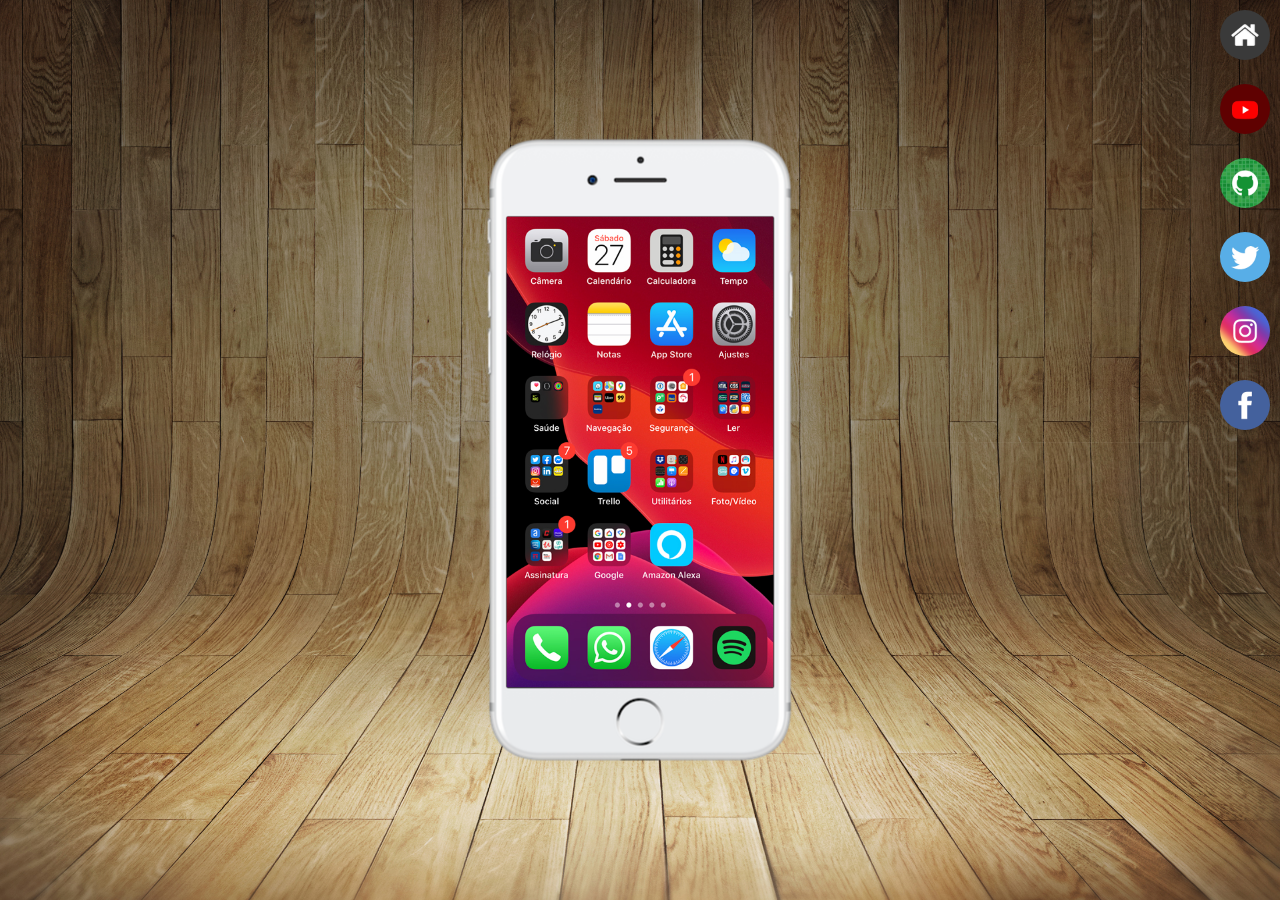
<file: index.html>
<!DOCTYPE html>
<html lang="pt-br">
<head>
    <meta charset="UTF-8">
    <meta name="viewport" content="width=device-width, initial-scale=1.0">
    <title>Projeto redes sociais</title>
    <link rel="shortcut icon" href="favicon.ico" type="image/x-icon">
    <link rel="stylesheet" href="estilo/style.css">
</head>
<body>
    <main>
        <section id="telefone">
            <iframe src="home.html" name="tela" id="tela" frameborder="0">
                Seu navegador não é compatível...
            </iframe>
        </section>
        <section id="redes-sociais">
            <a href="home.html" target="tela"><img src="imagens/logo-home.jpg" alt="Home"></a><br>

            <a href="youtube.html" target="tela"><img src="imagens/logo-youtube.jpg" alt="Youtube"></a><br>
            
            <a href="github.html" target="tela"><img src="imagens/logo-github.jpg" alt="GitHub"></a><br>
            
            <a href="twitter.html" target="tela"><img src="imagens/logo-twitter.jpg" alt="Twitter"></a><br>
            
            <a href="instagram.html" target="tela"><img src="imagens/logo-instagram.jpg" alt="Instagram"></a><br>            
            
            <a href="facebook.html" target="tela"><img src="imagens/logo-facebook.jpg" alt="Facebook"></a>
        </section>
    </main>
</body>
</html>
</file>
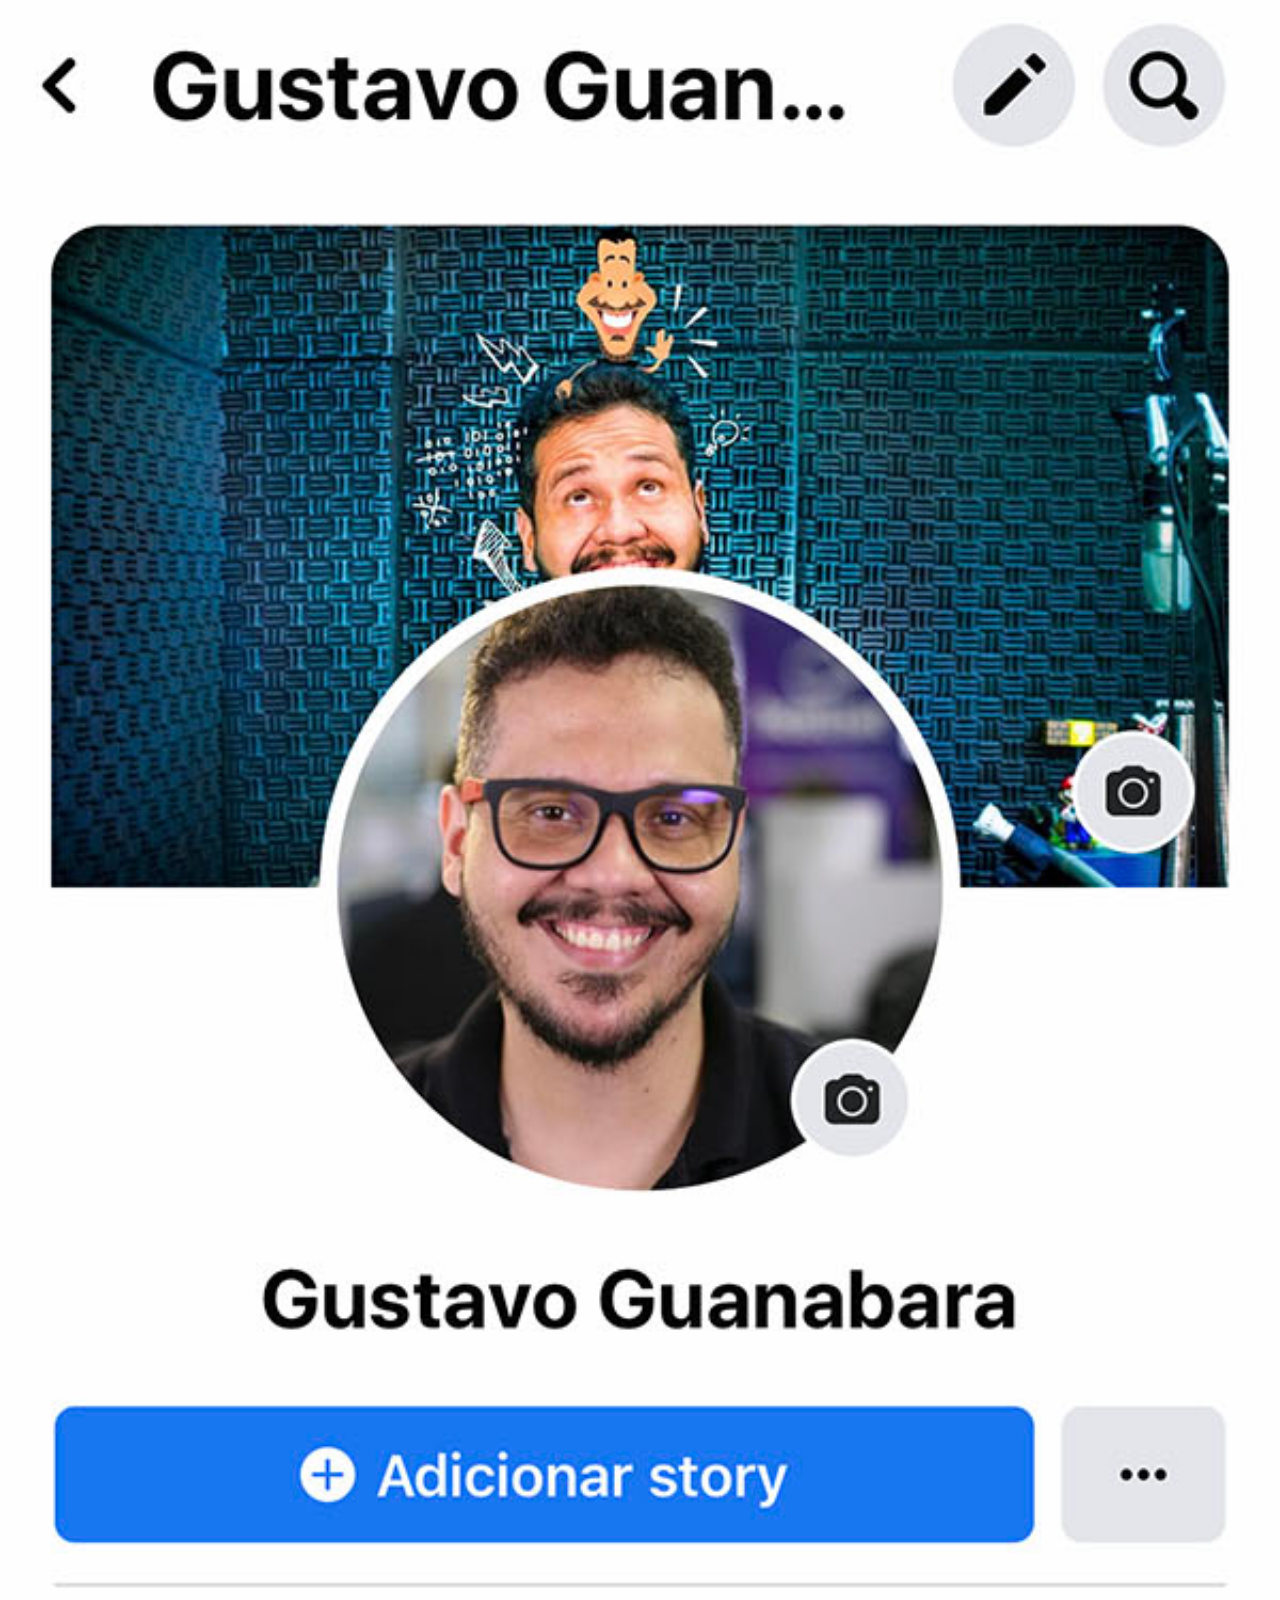
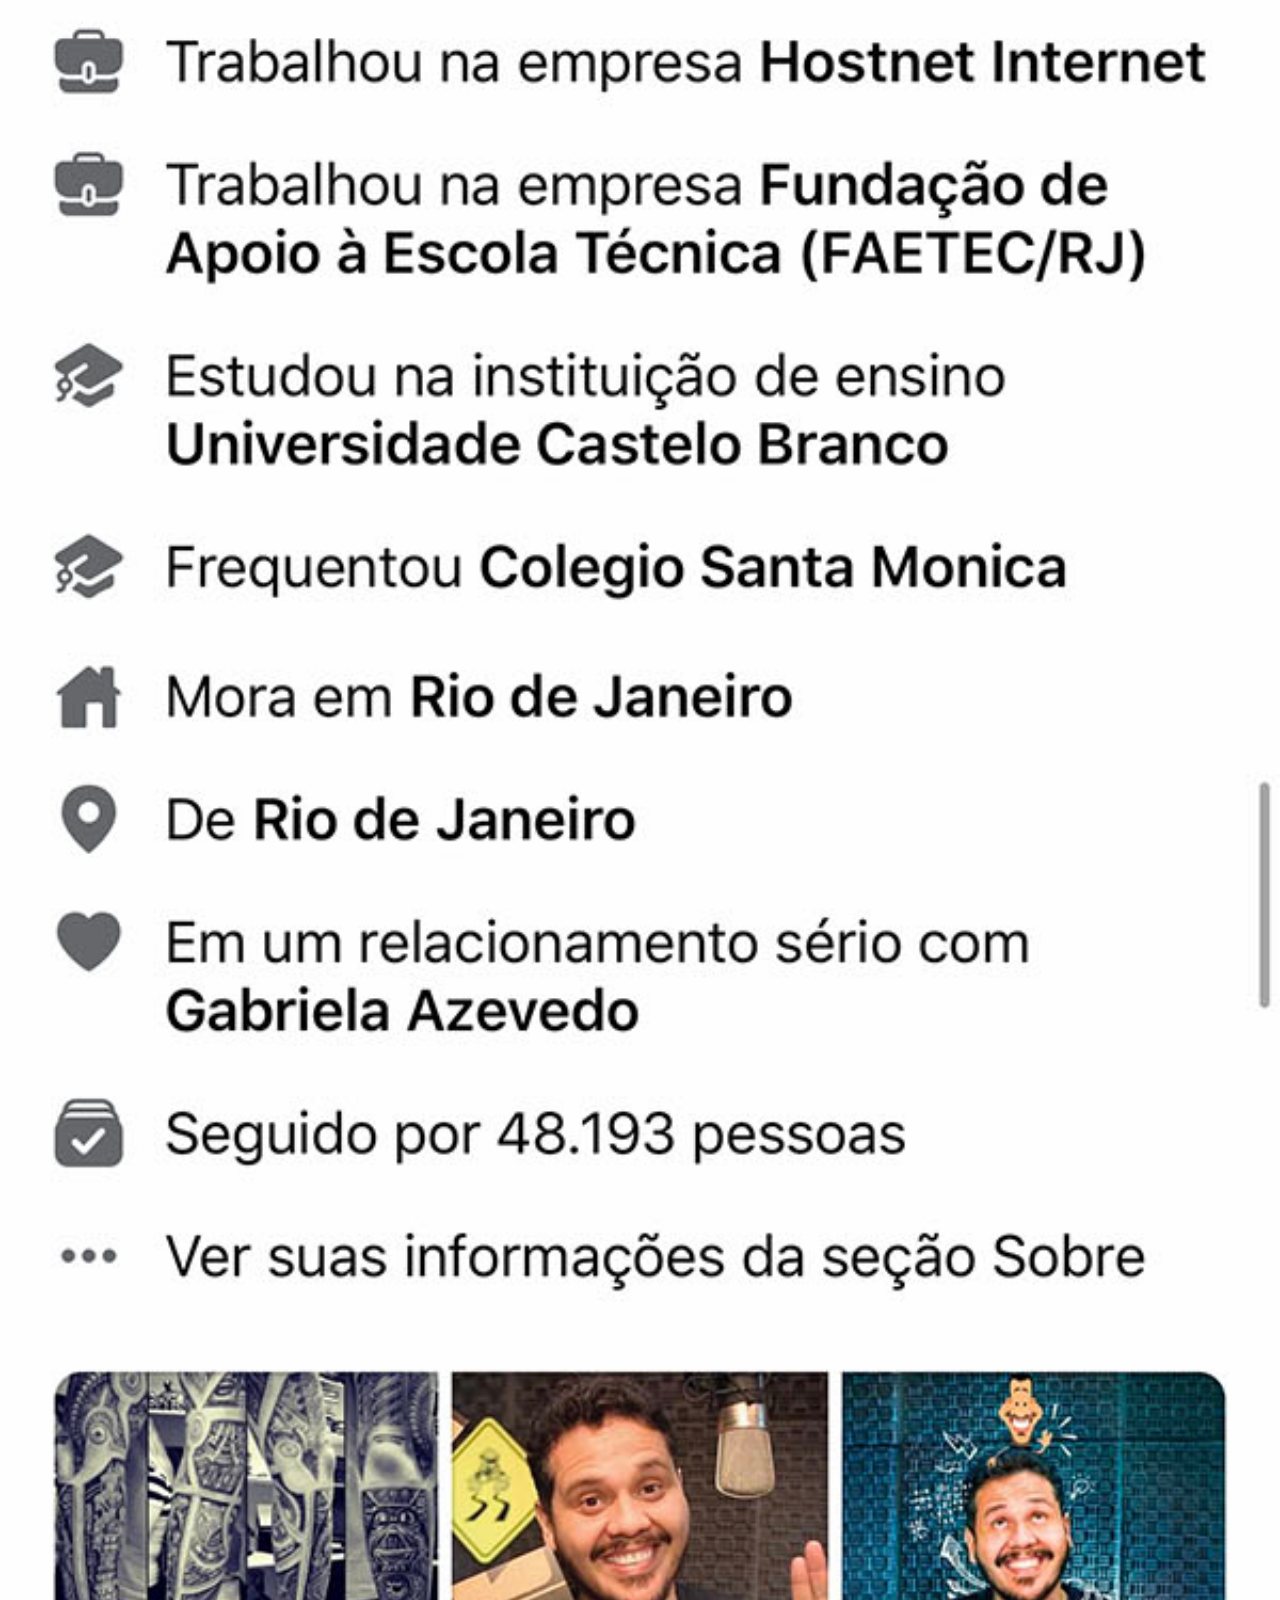
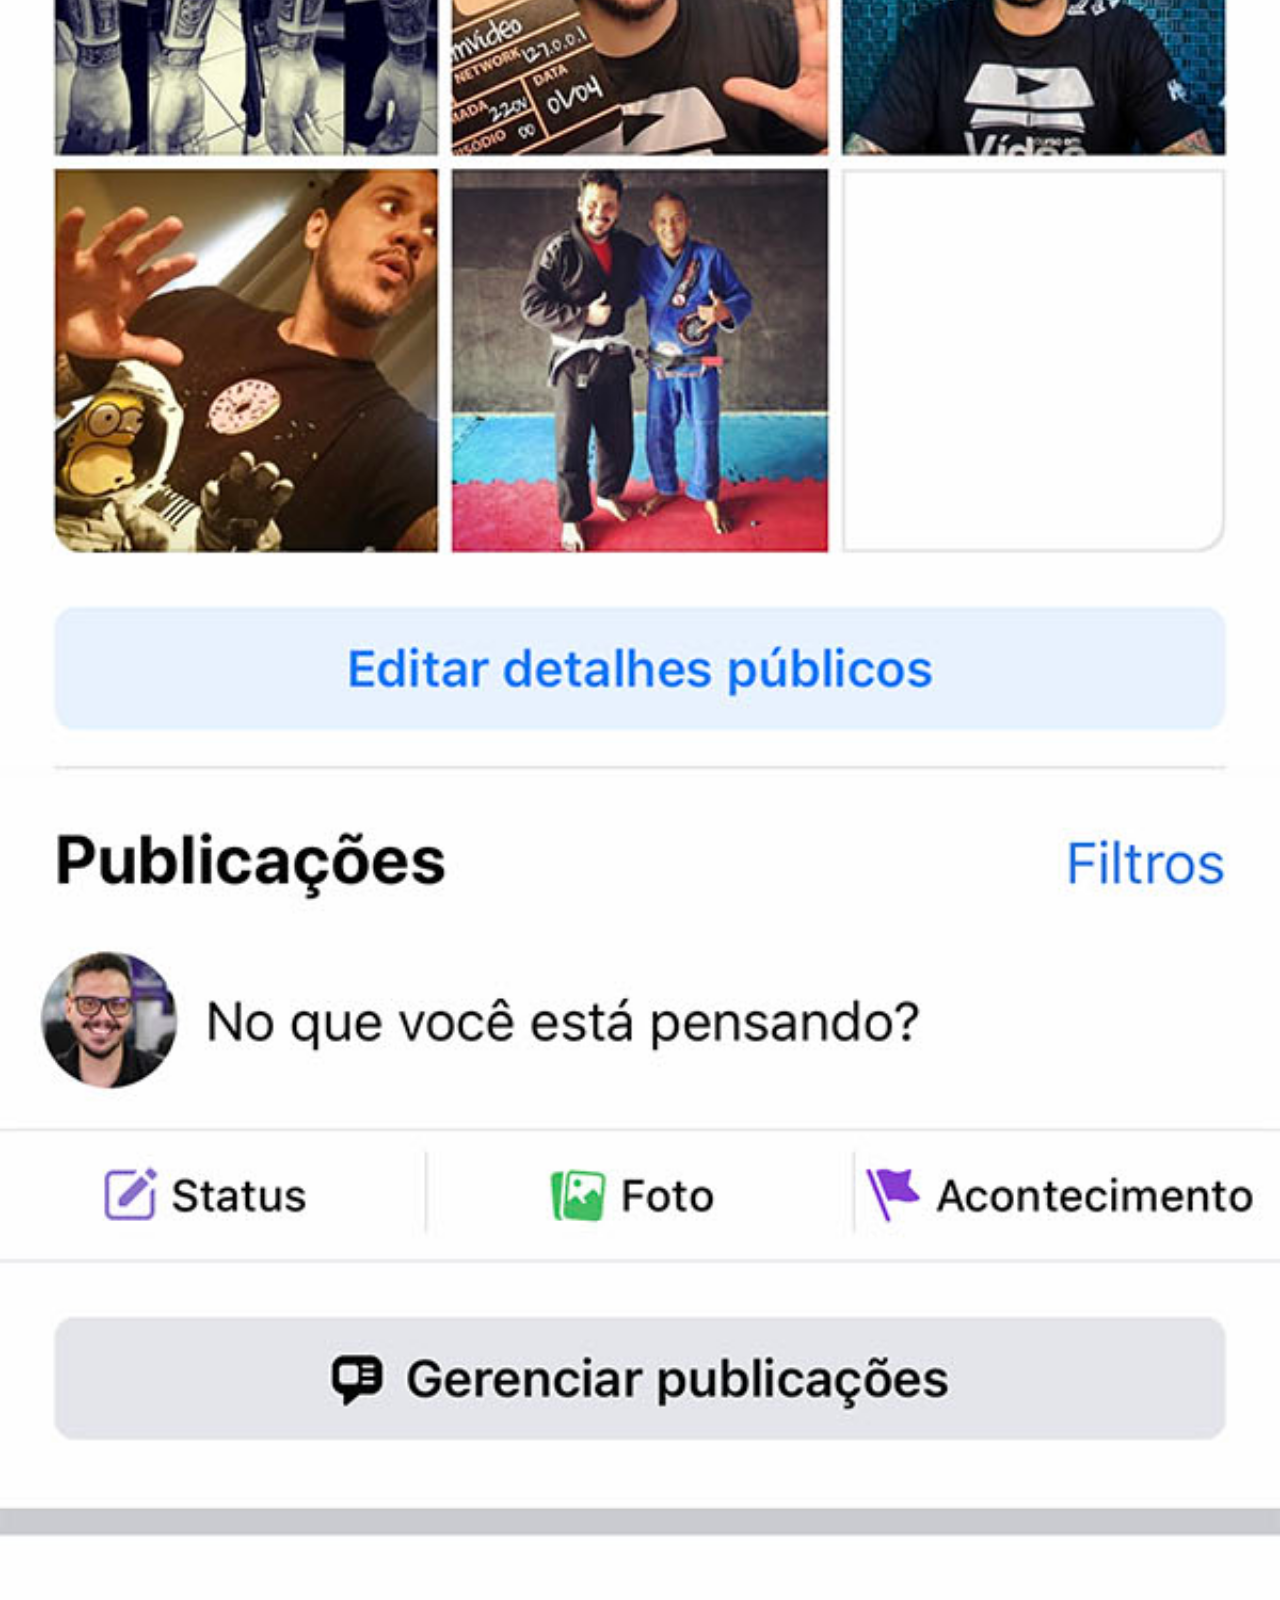
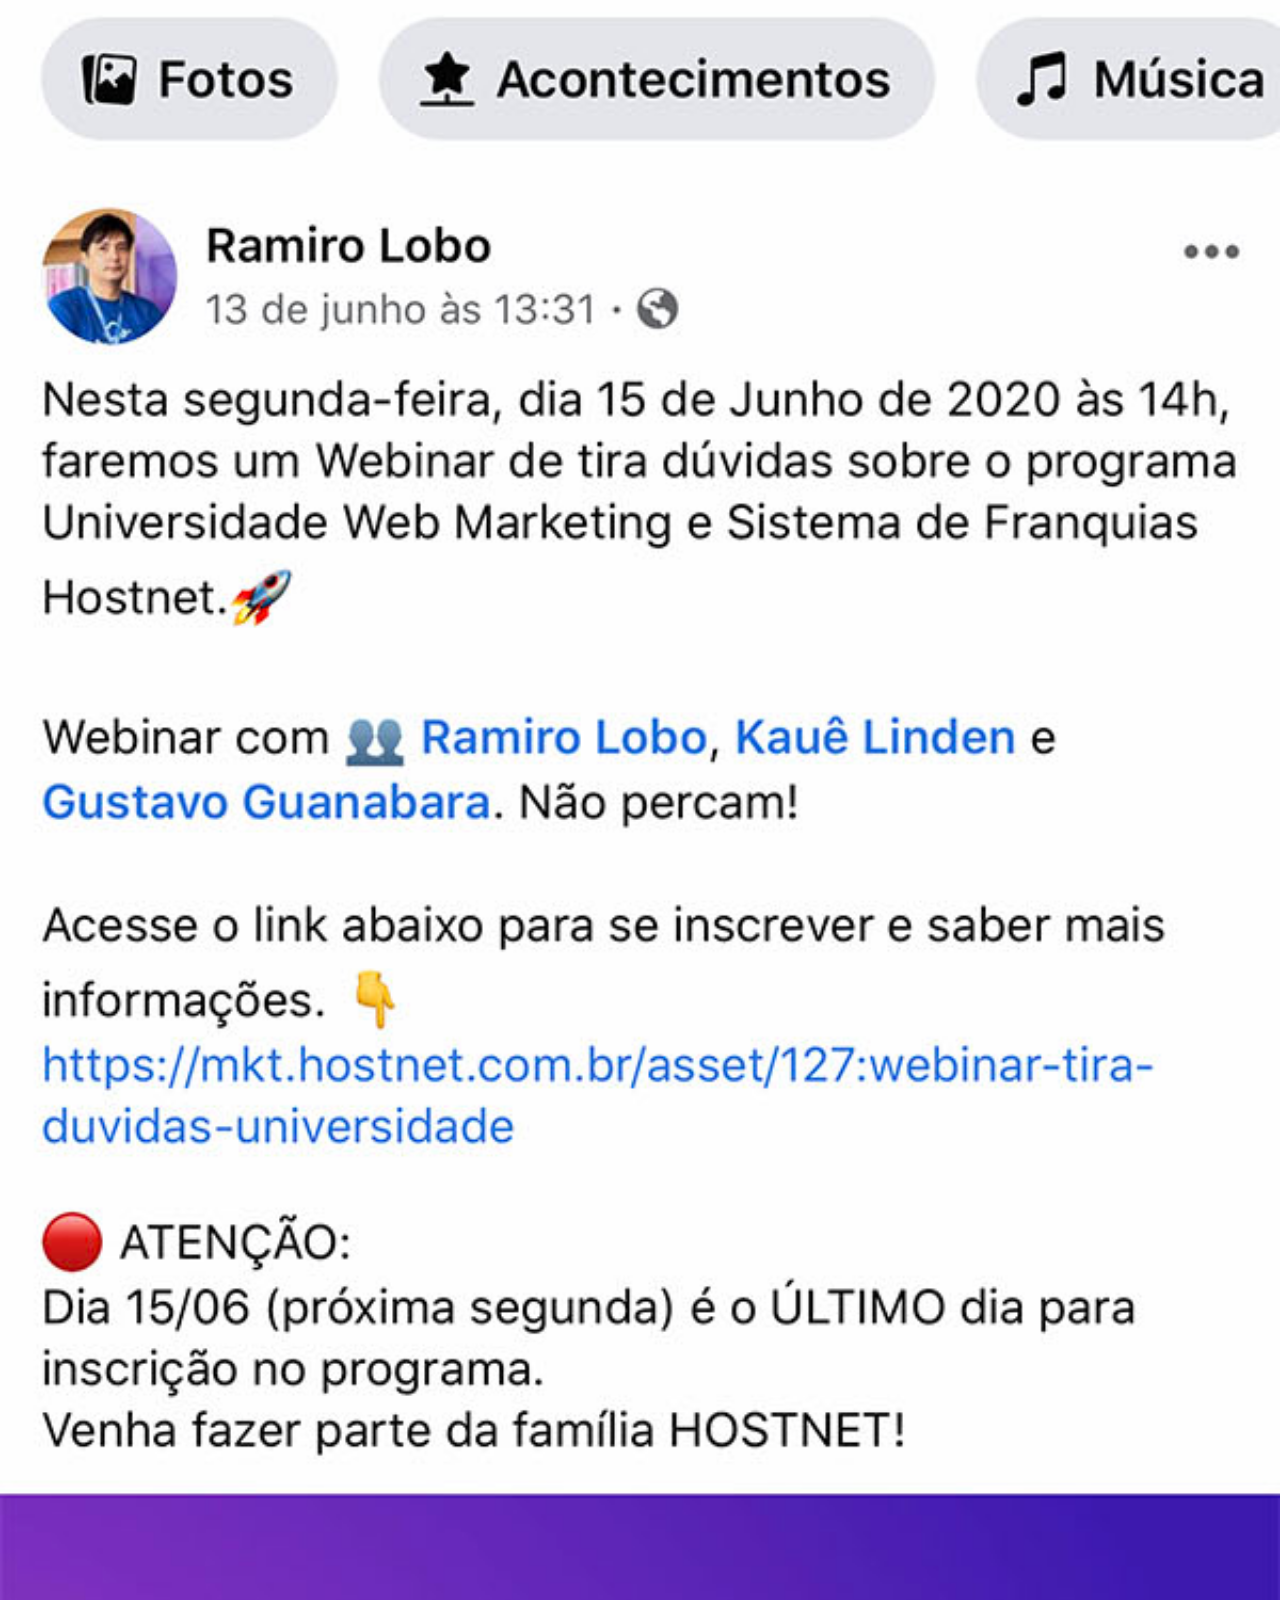
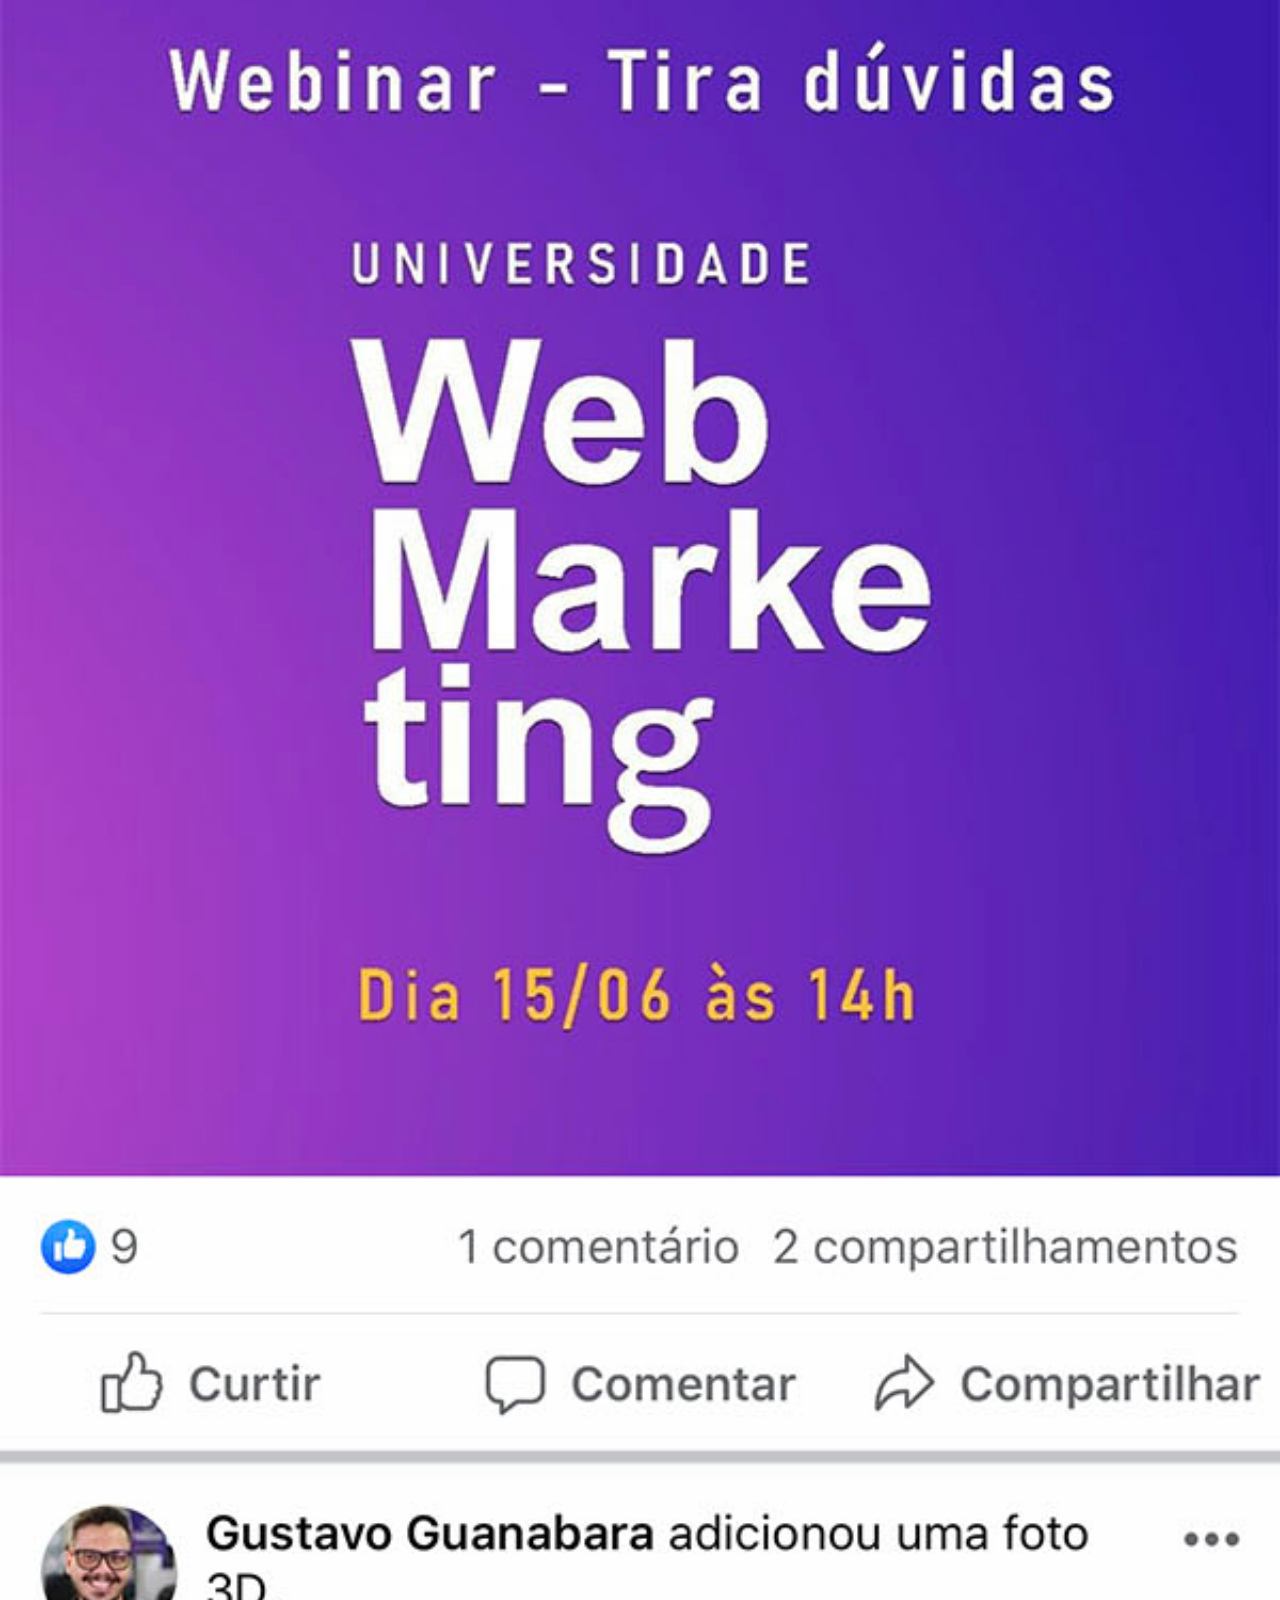
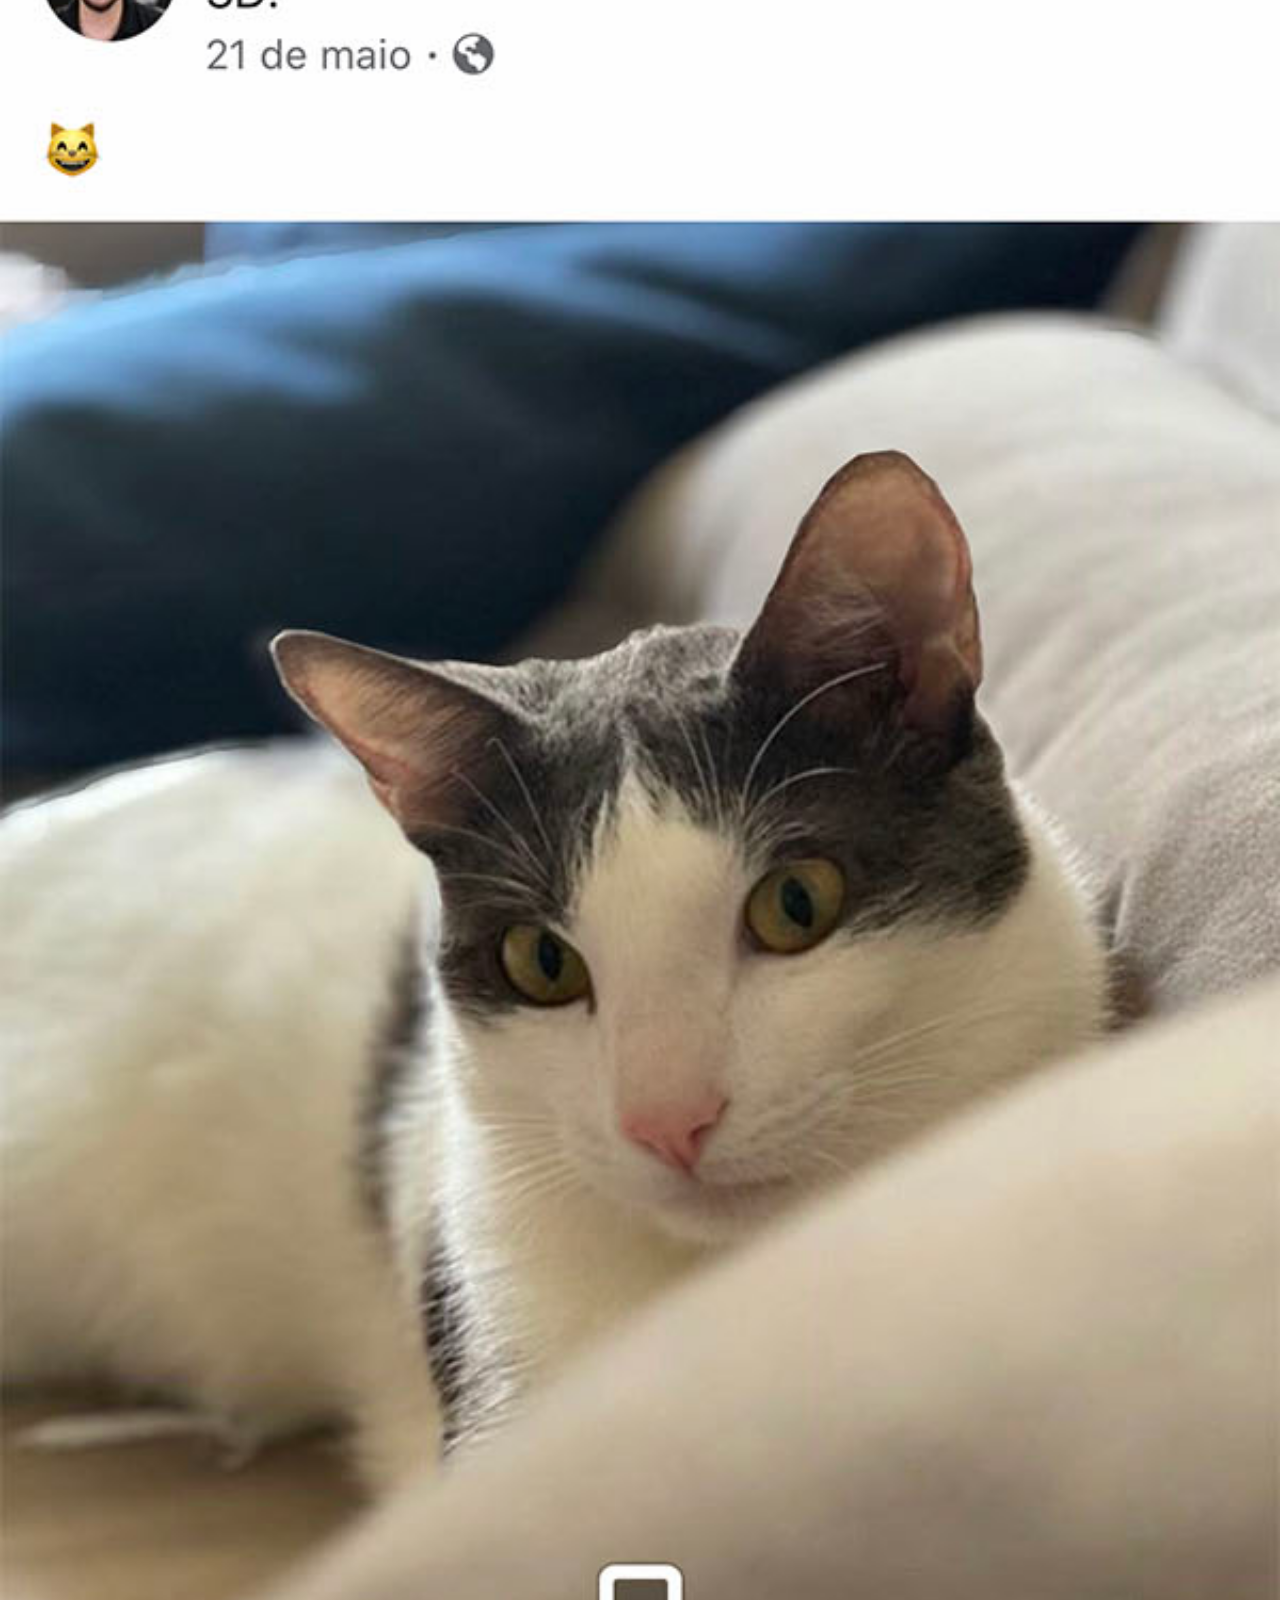
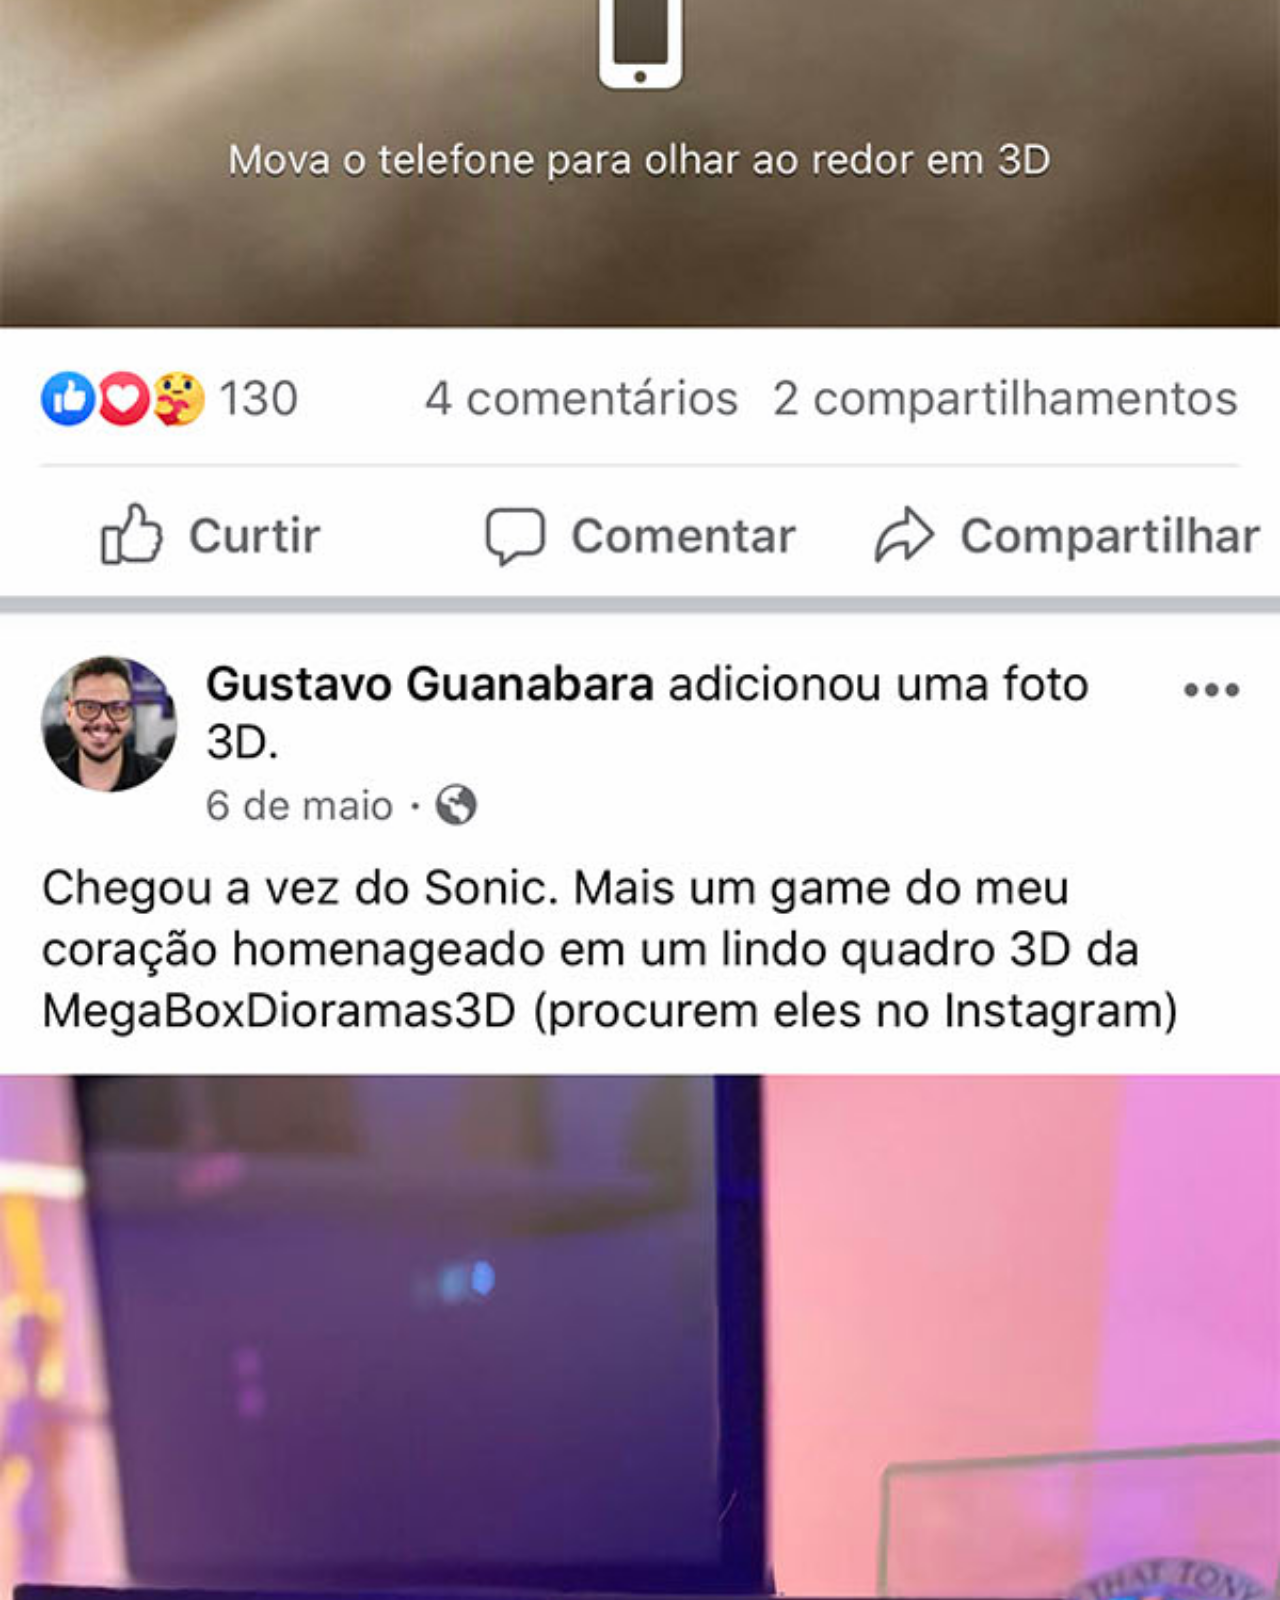
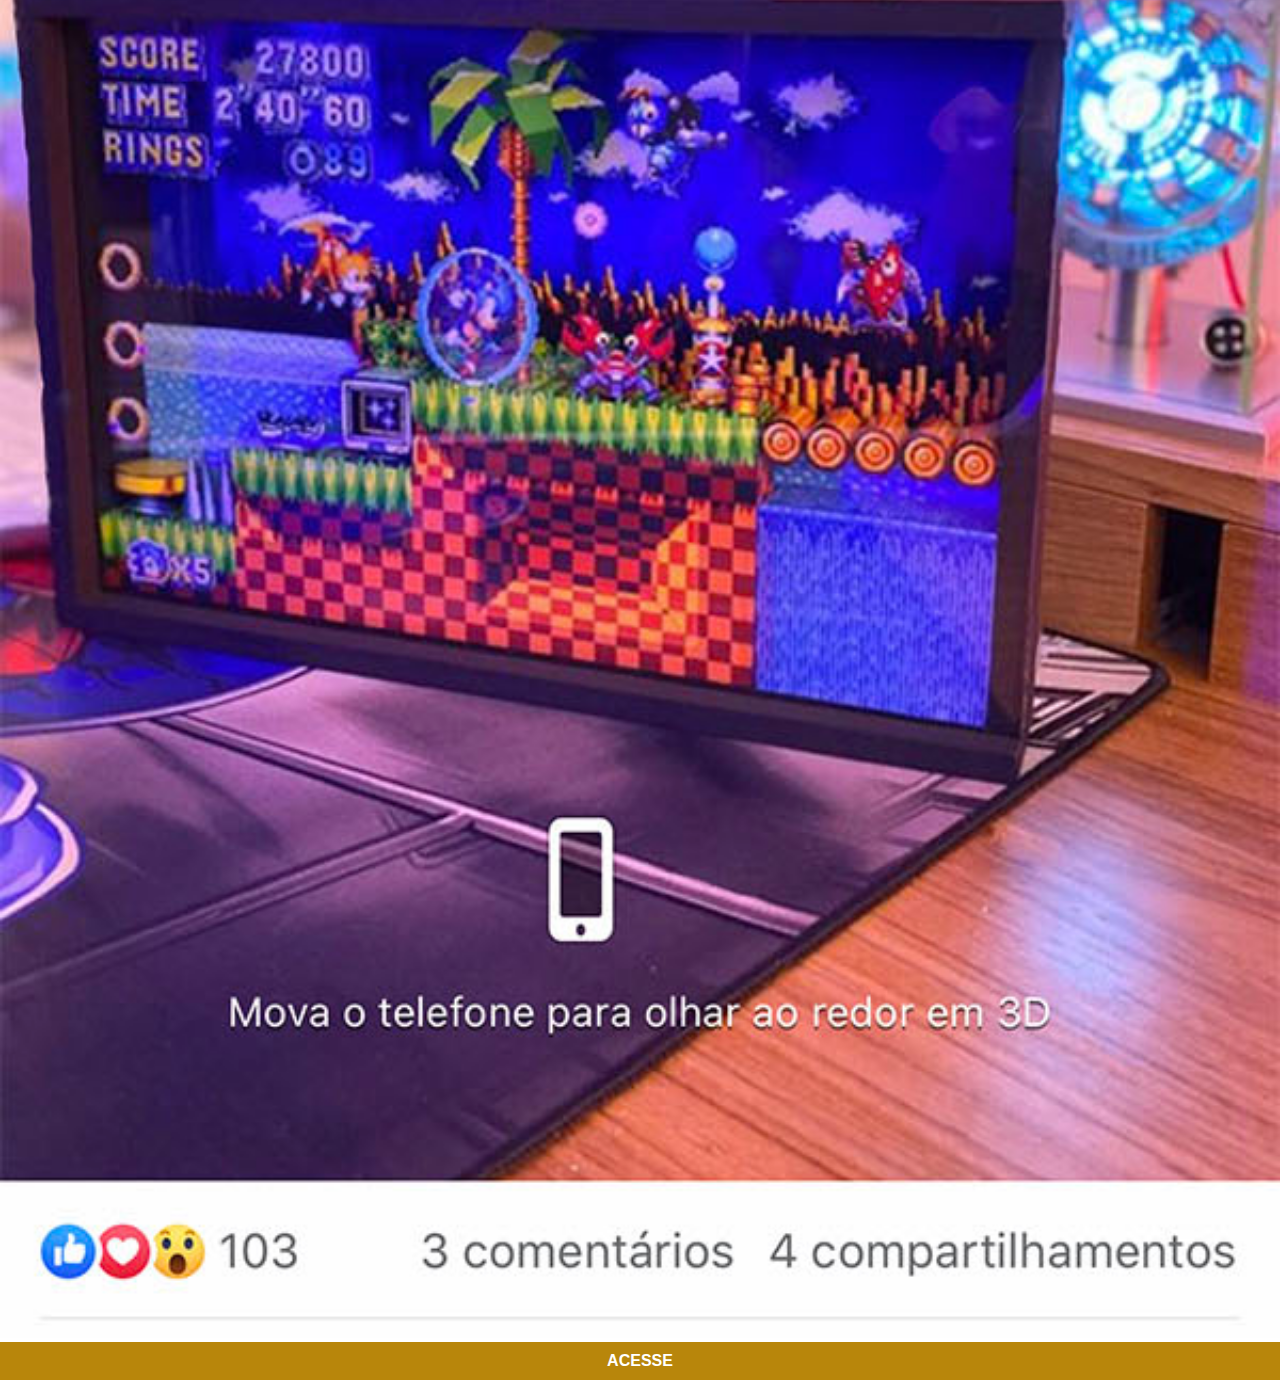
<file: facebook.html>
<!DOCTYPE html>
<html lang="pt-br">
<head>
    <meta charset="UTF-8">
    <meta name="viewport" content="width=device-width, initial-scale=1.0">
    <title>Facebook</title>
    <link rel="stylesheet" href="estilo/social.css">
</head>
<body>
    <img src="imagens/tela-facebook.jpg" alt="Facebook">
    <a href="#" target="_blank">ACESSE</a>
</body>
</html>
</file>
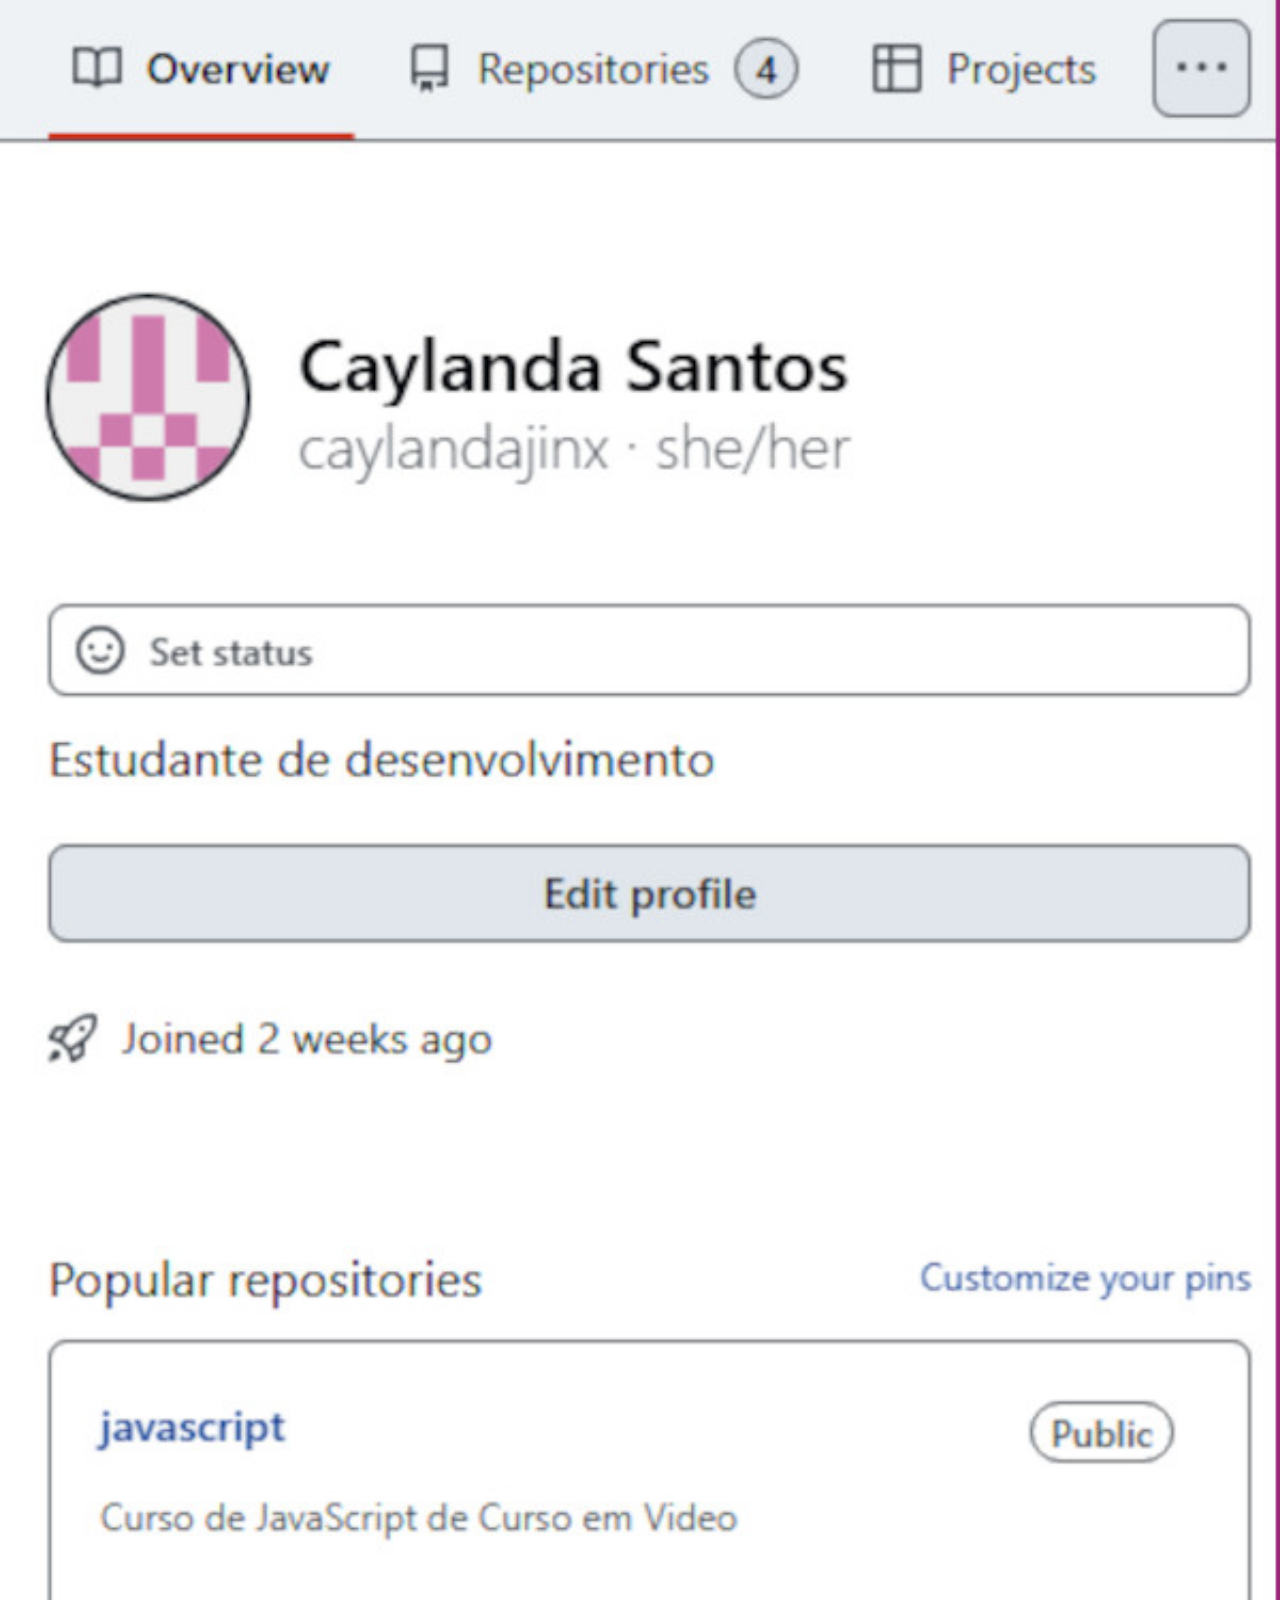
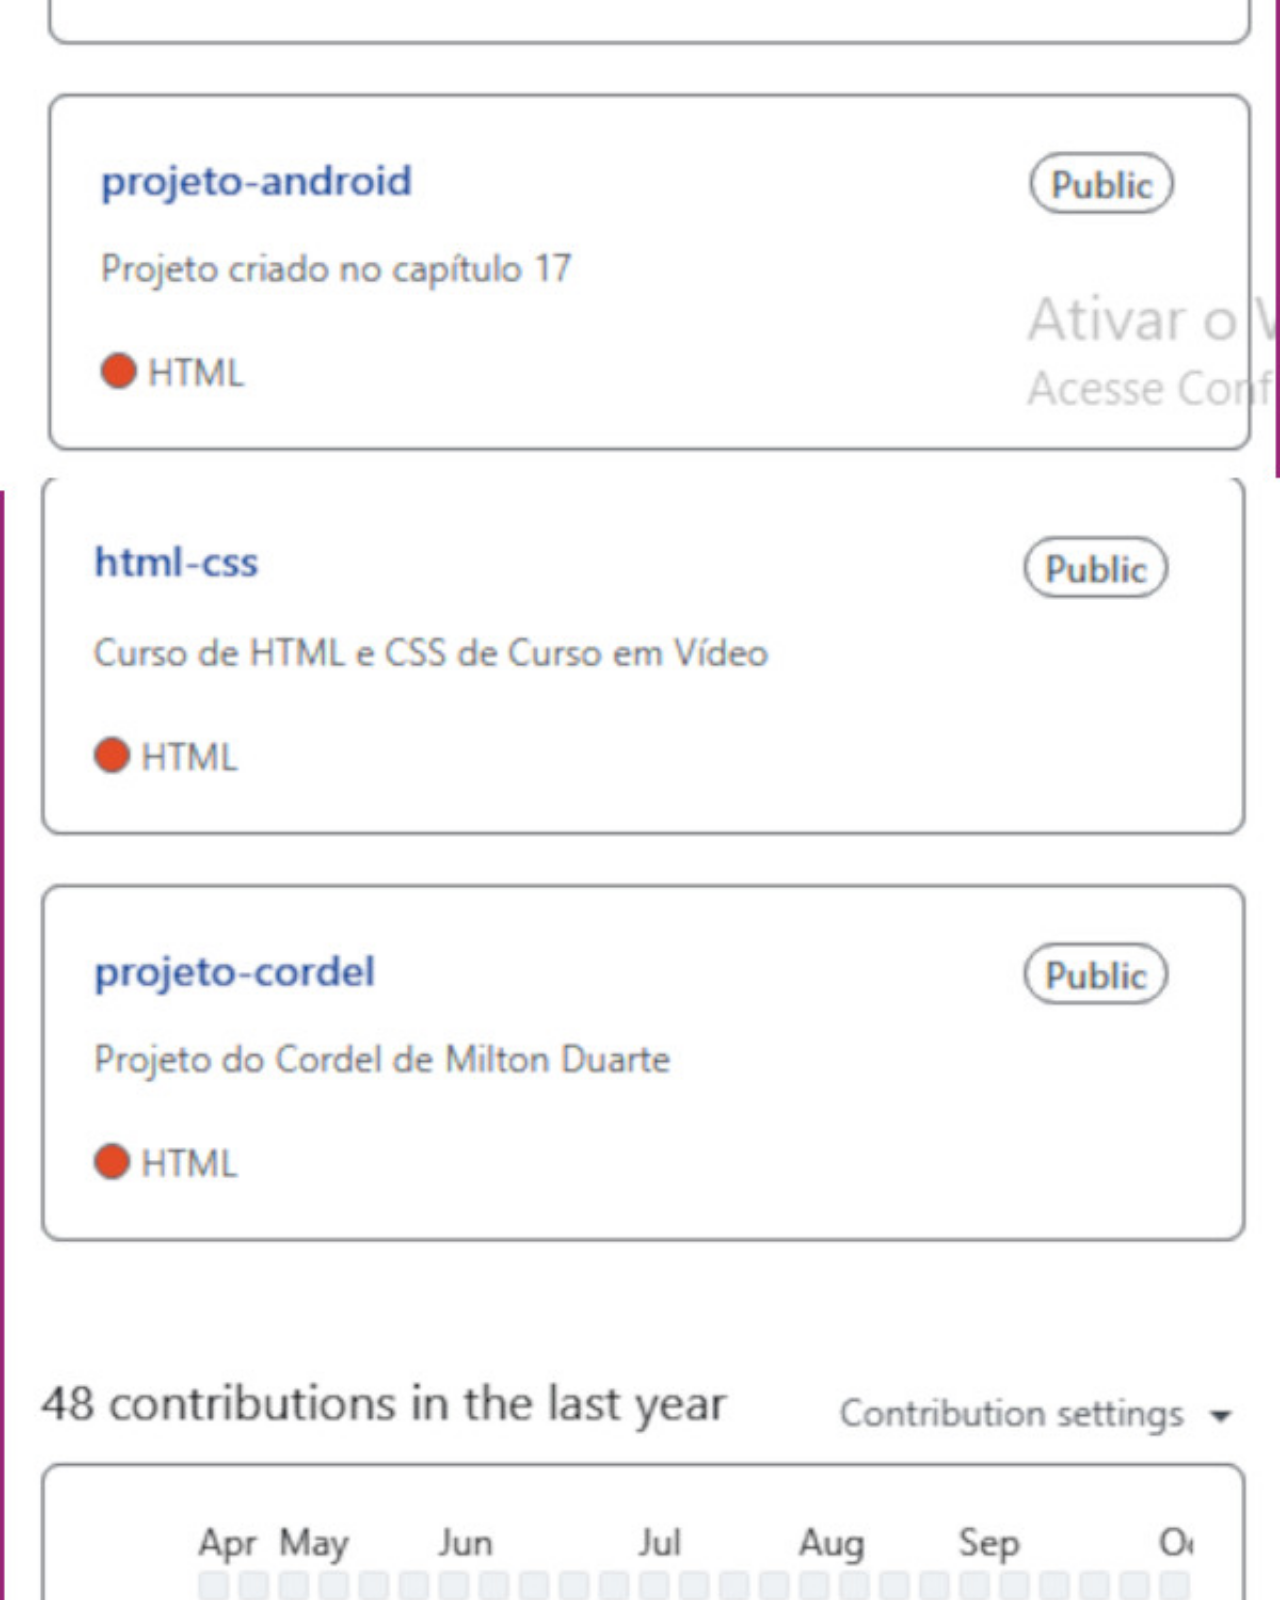
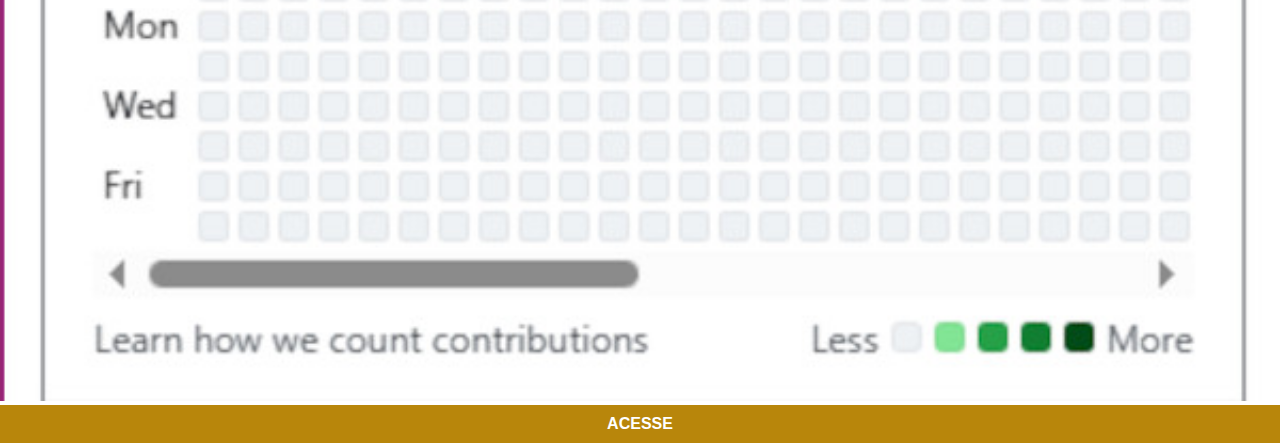
<file: github.html>
<!DOCTYPE html>
<html lang="pt-br">
<head>
    <meta charset="UTF-8">
    <meta name="viewport" content="width=device-width, initial-scale=1.0">
    <title>GitHub</title>
<link rel="stylesheet" href="estilo/social.css">
</head>
<body>
    <img src="imagens/tela-github1.jpg" alt="GitHub">
    <a href="https://github.com/caylandajinx" target="_blank">ACESSE</a>
</body>
</html>
</file>
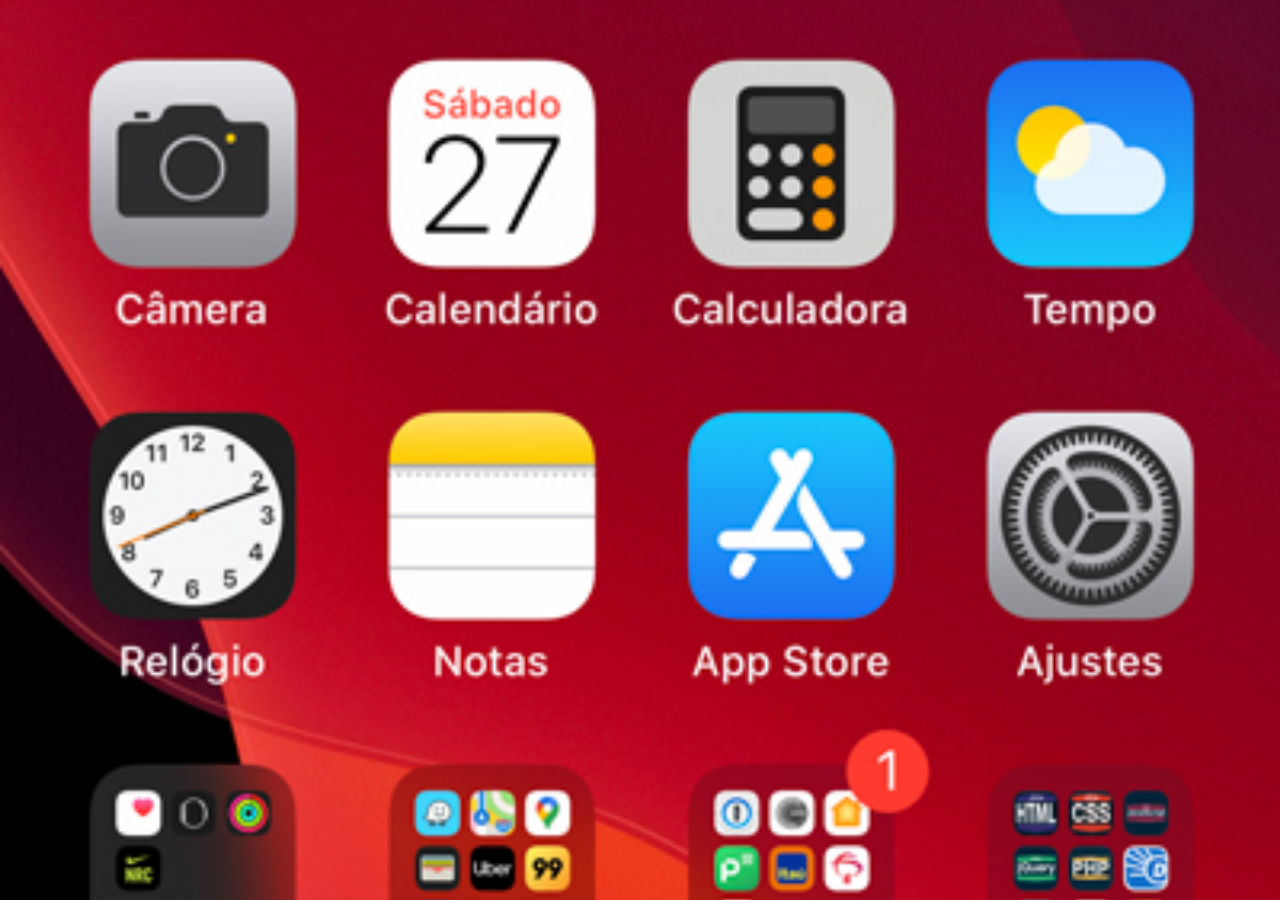
<file: home.html>
<!DOCTYPE html>
<html lang="pt-br">
<head>
    <meta charset="UTF-8">
    <meta name="viewport" content="width=device-width, initial-scale=1.0">
    <title>Home</title>
</head>
<body>
    <style>
        * {
            margin: 0px;
            padding: 0px;
        }

        body {
            background-image: url("imagens/tela-home.jpg");
            height: 100vh;
            width: 100vw;
            background-repeat: no-repeat;
            background-position: top center;
            background-size: cover;
        }
    </style>
</body>
</html>
</file>
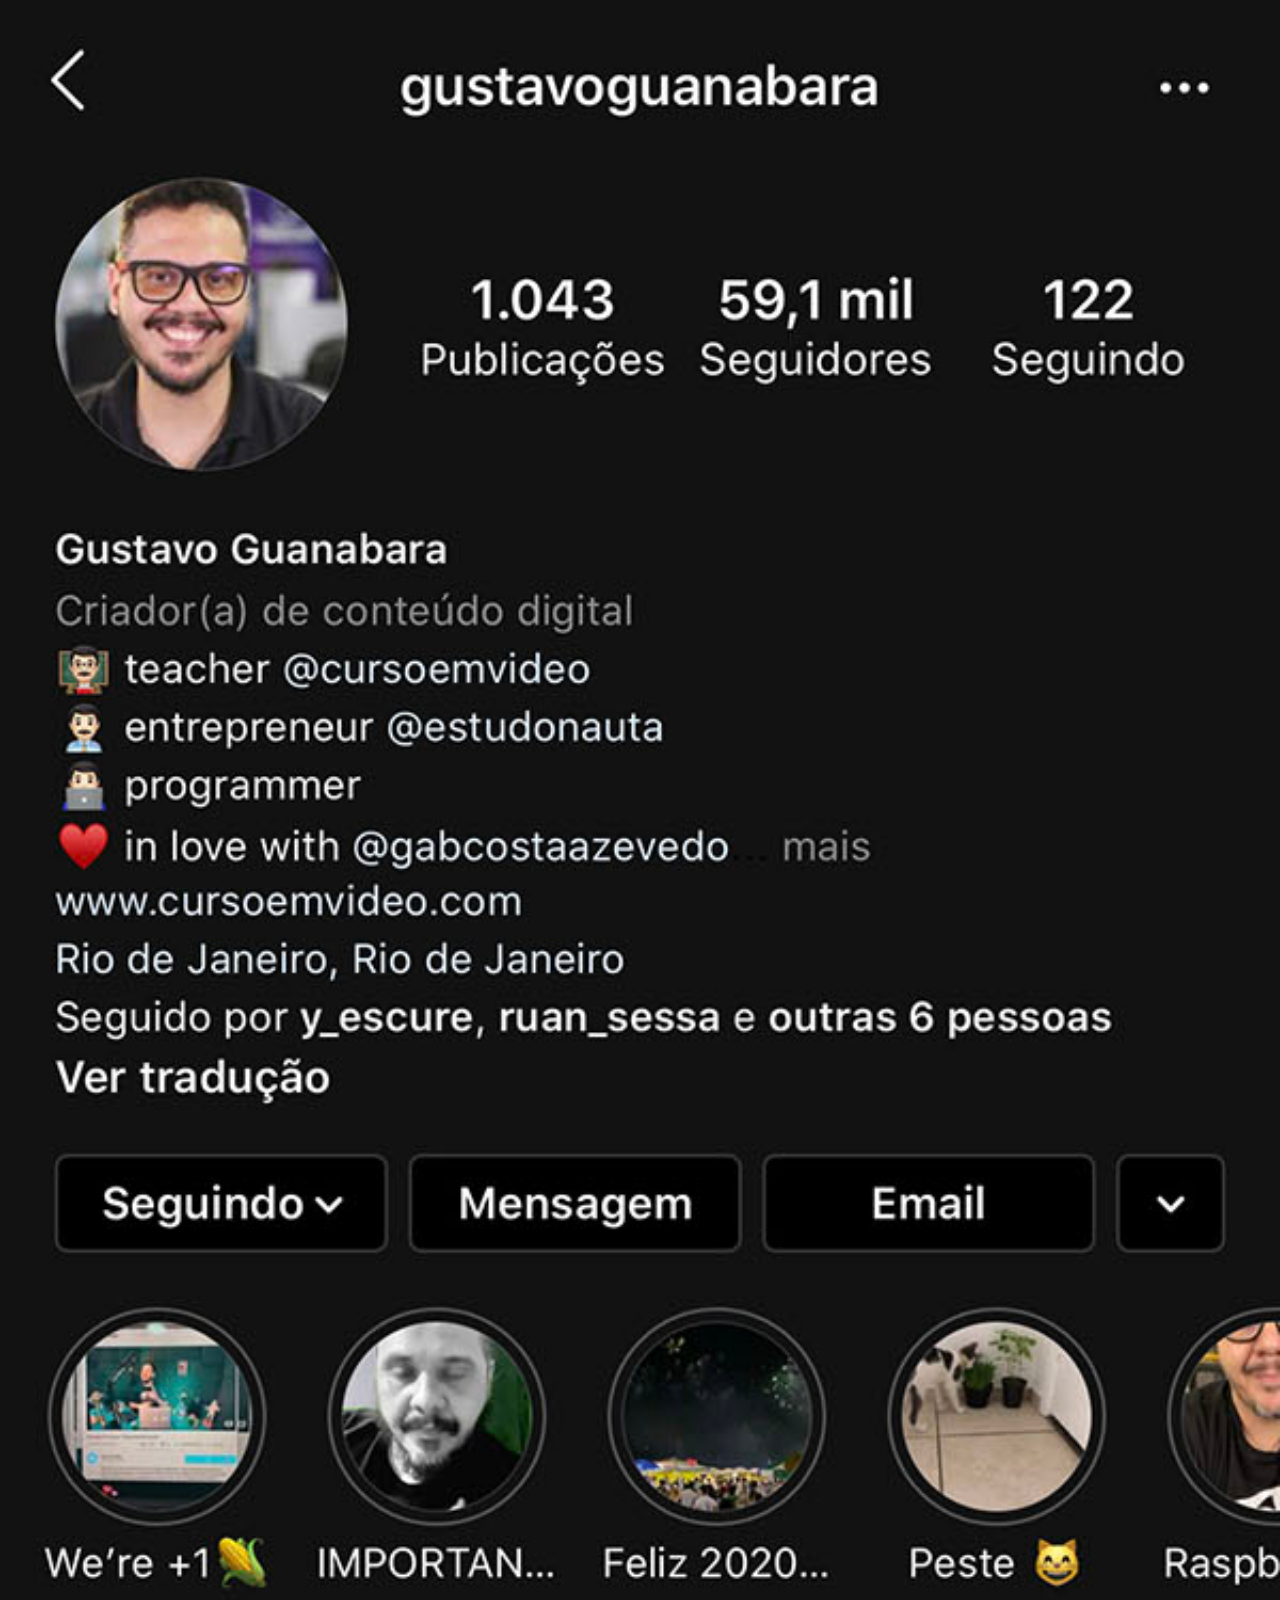
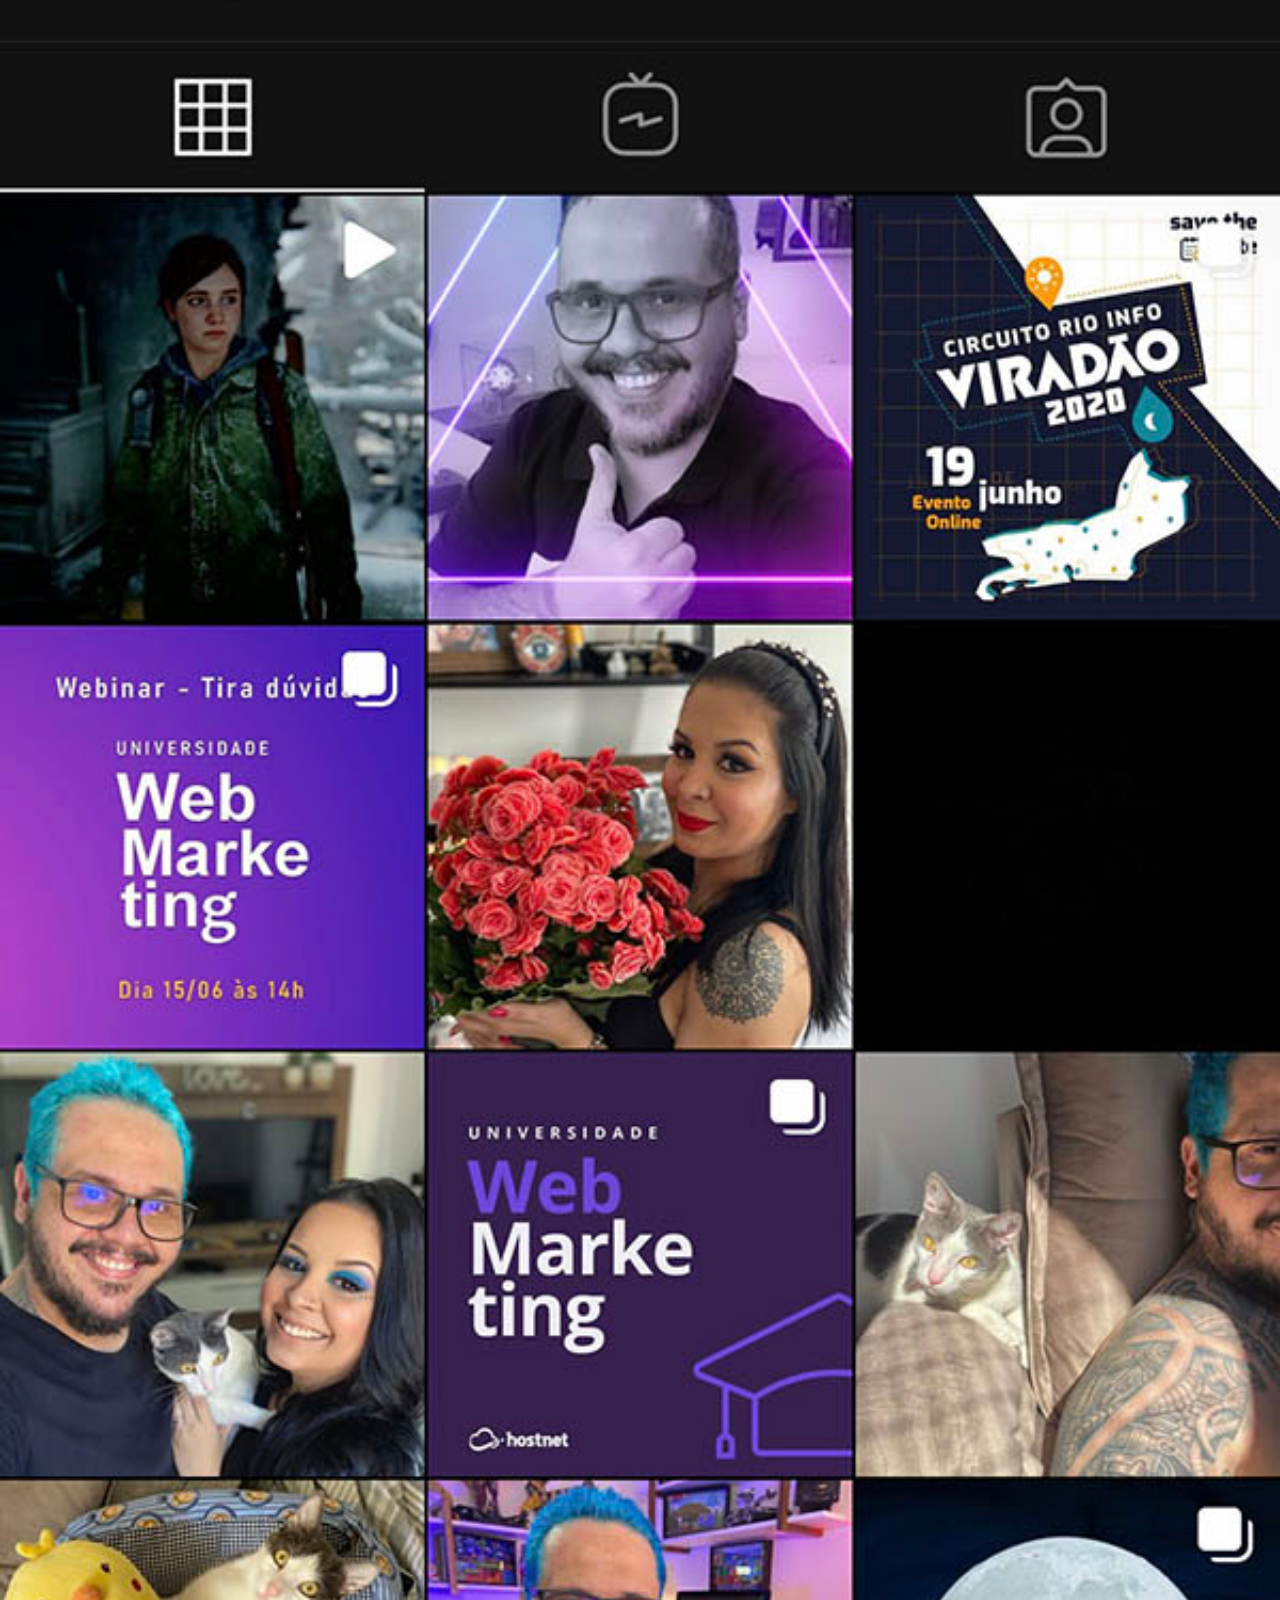
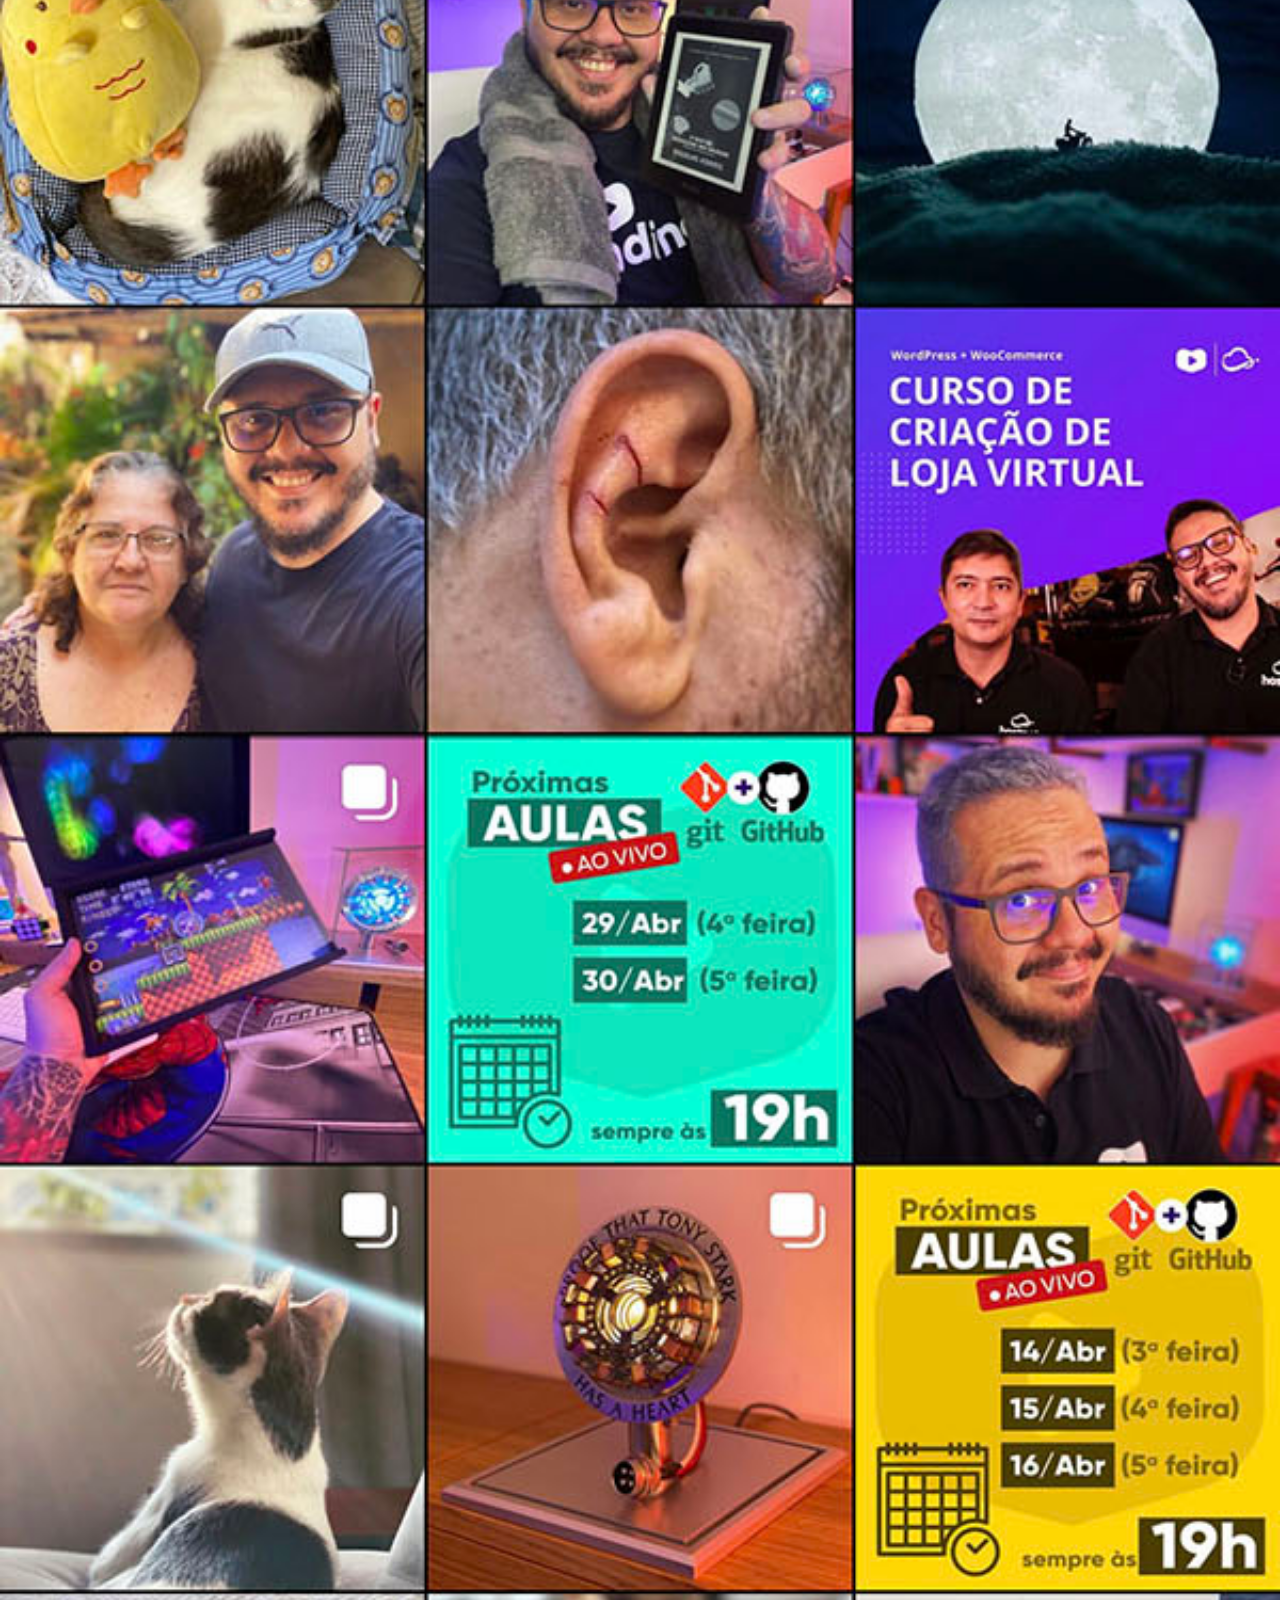
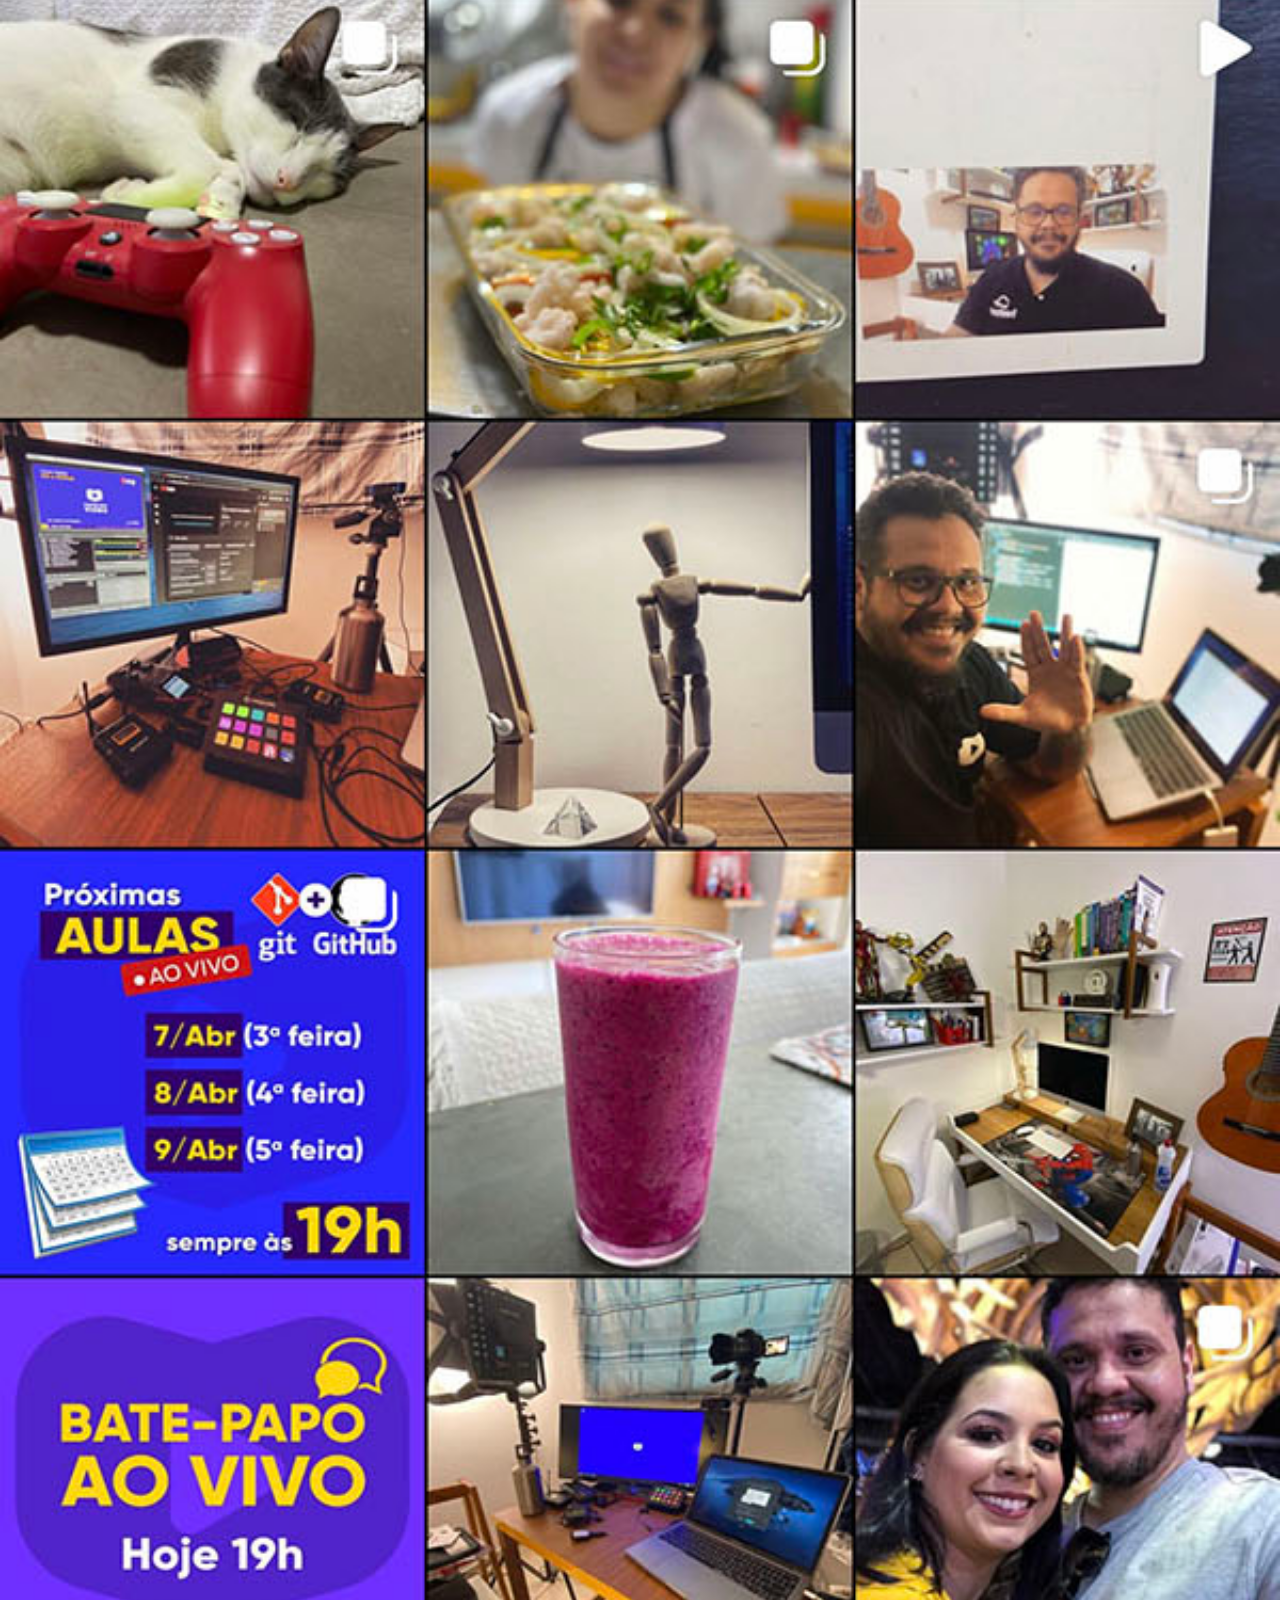
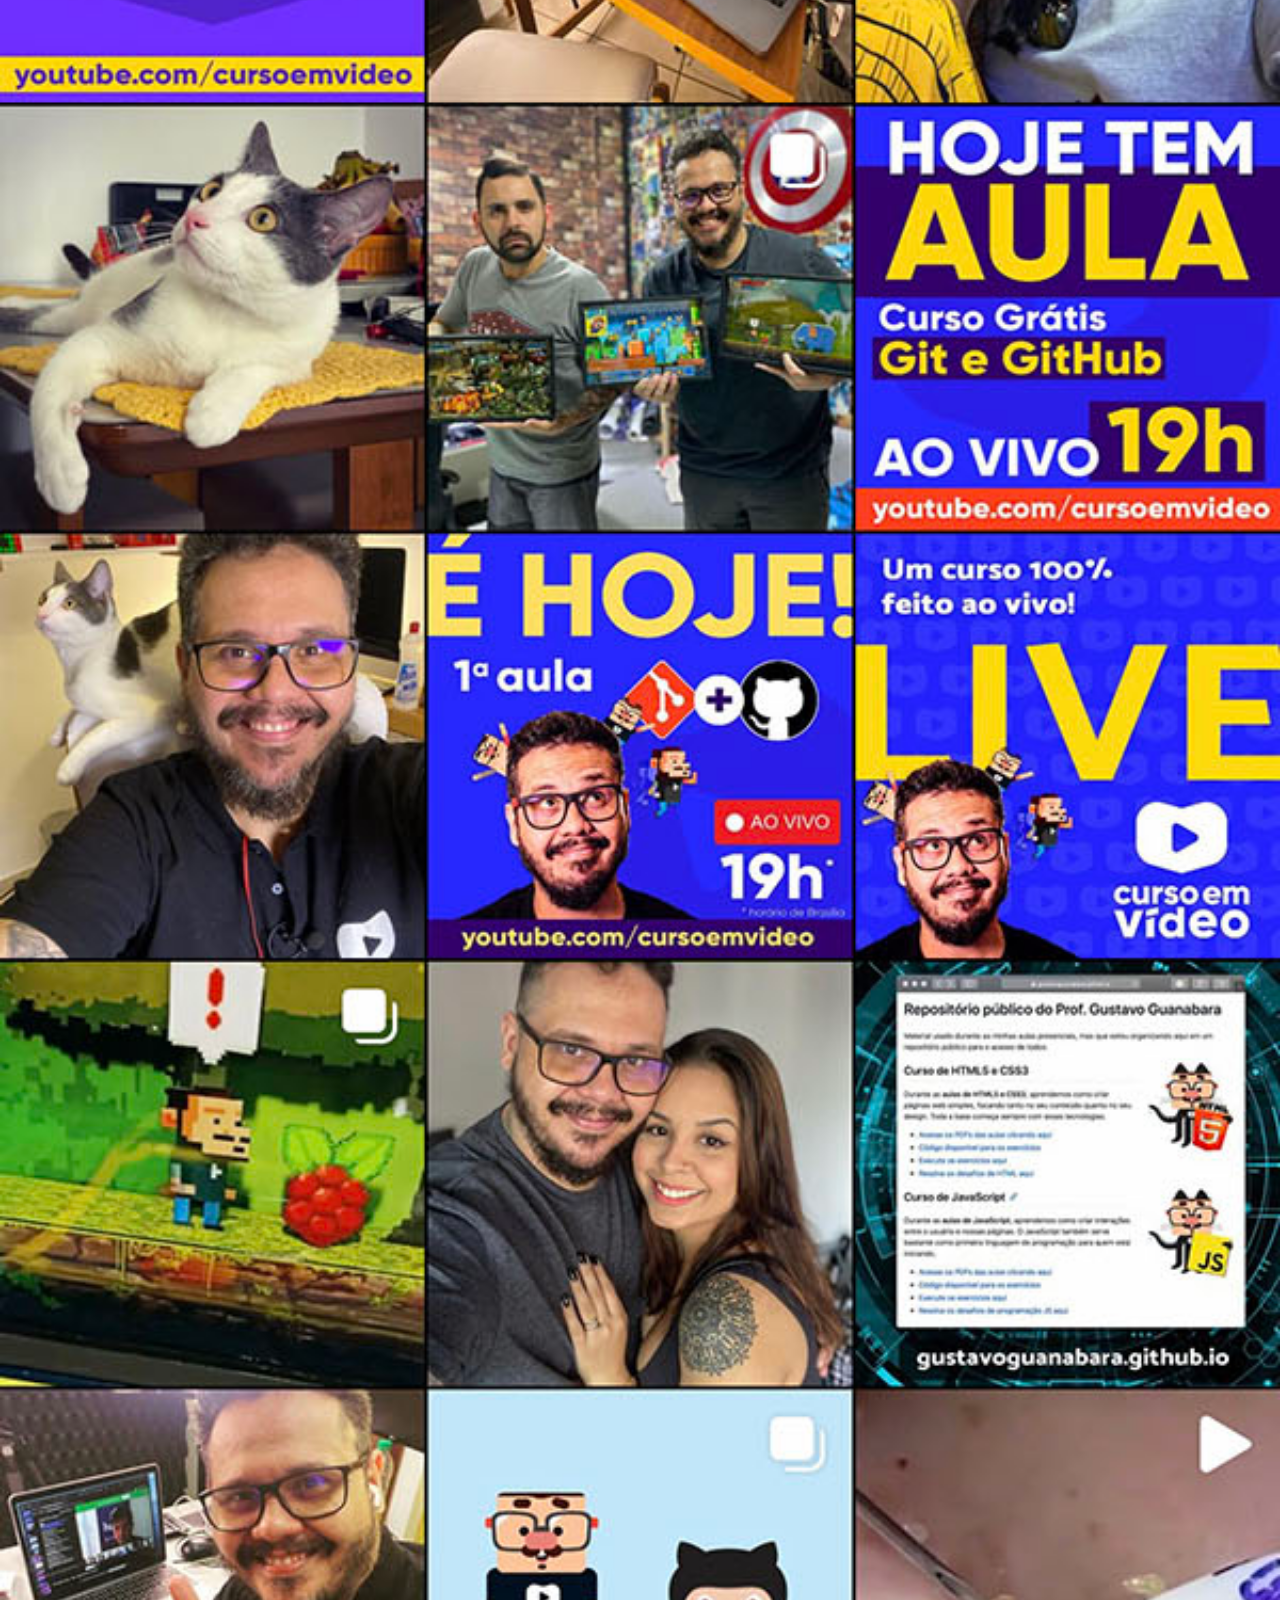
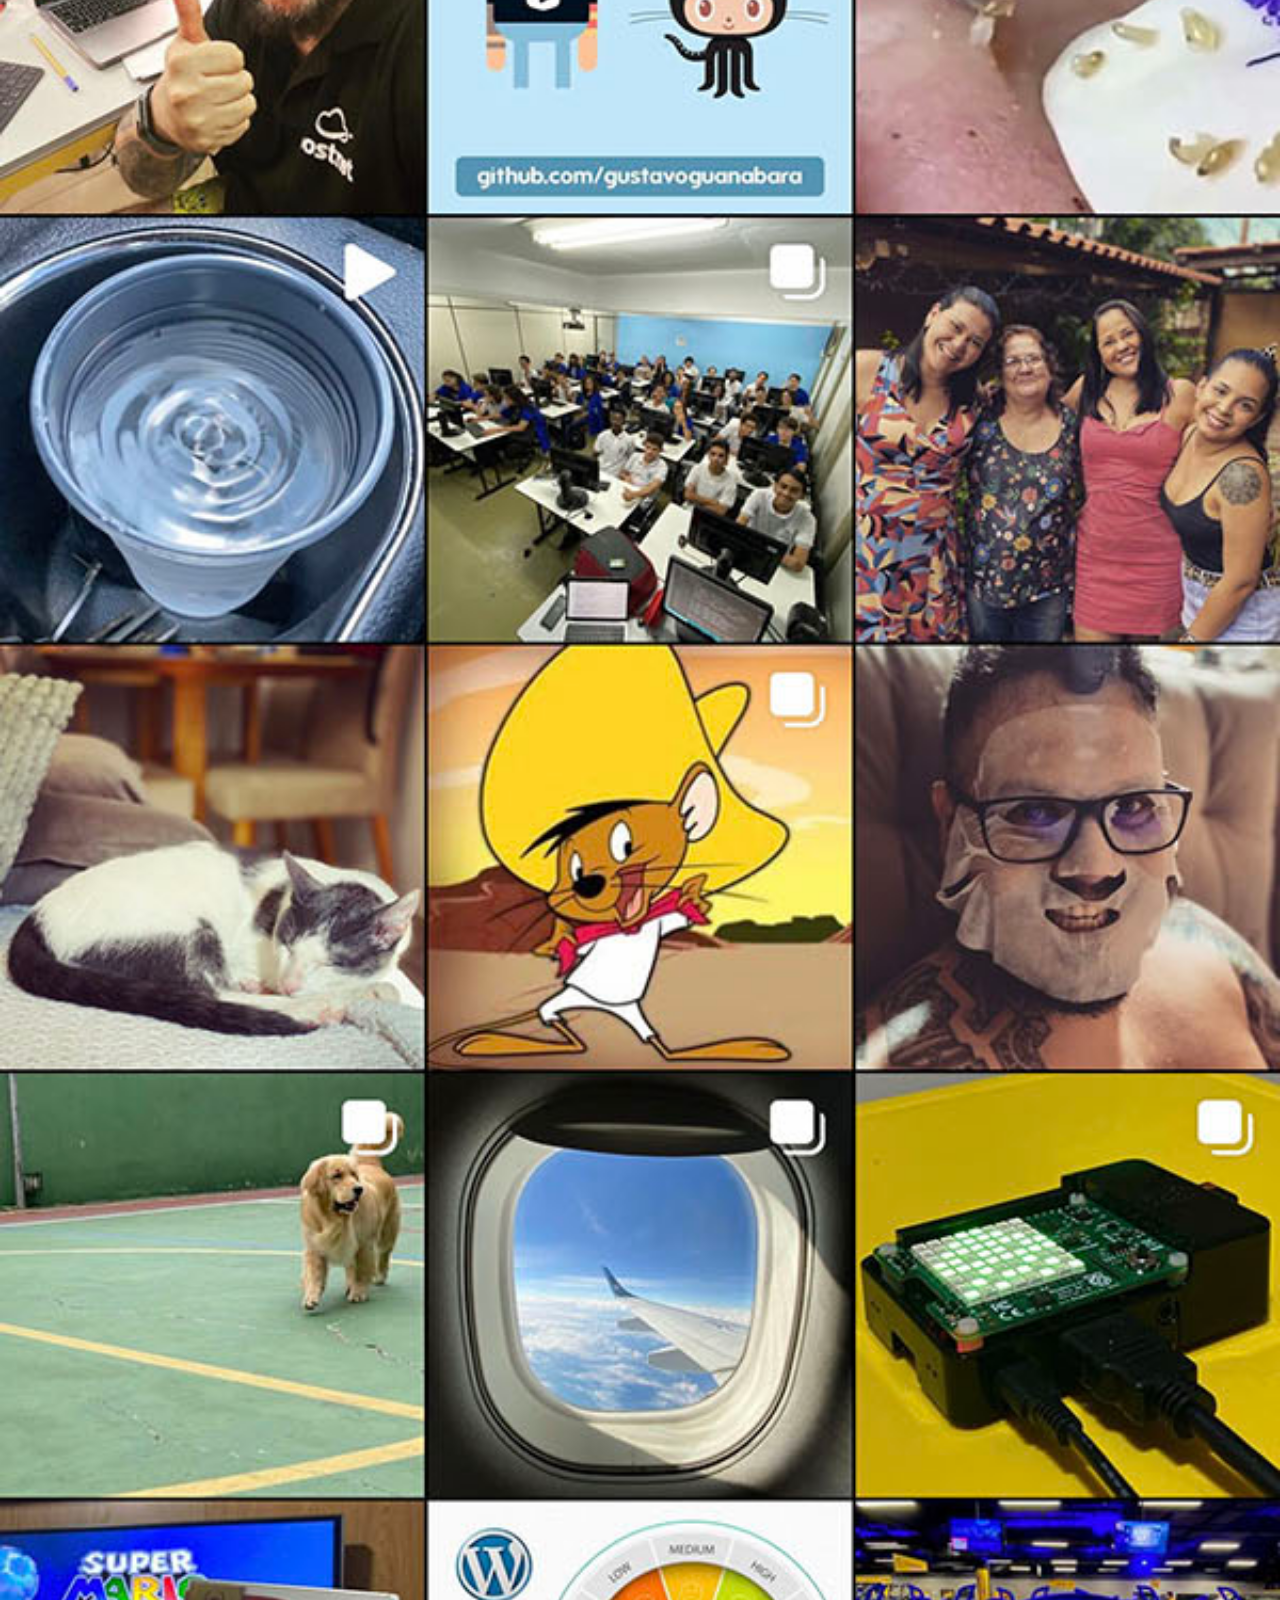
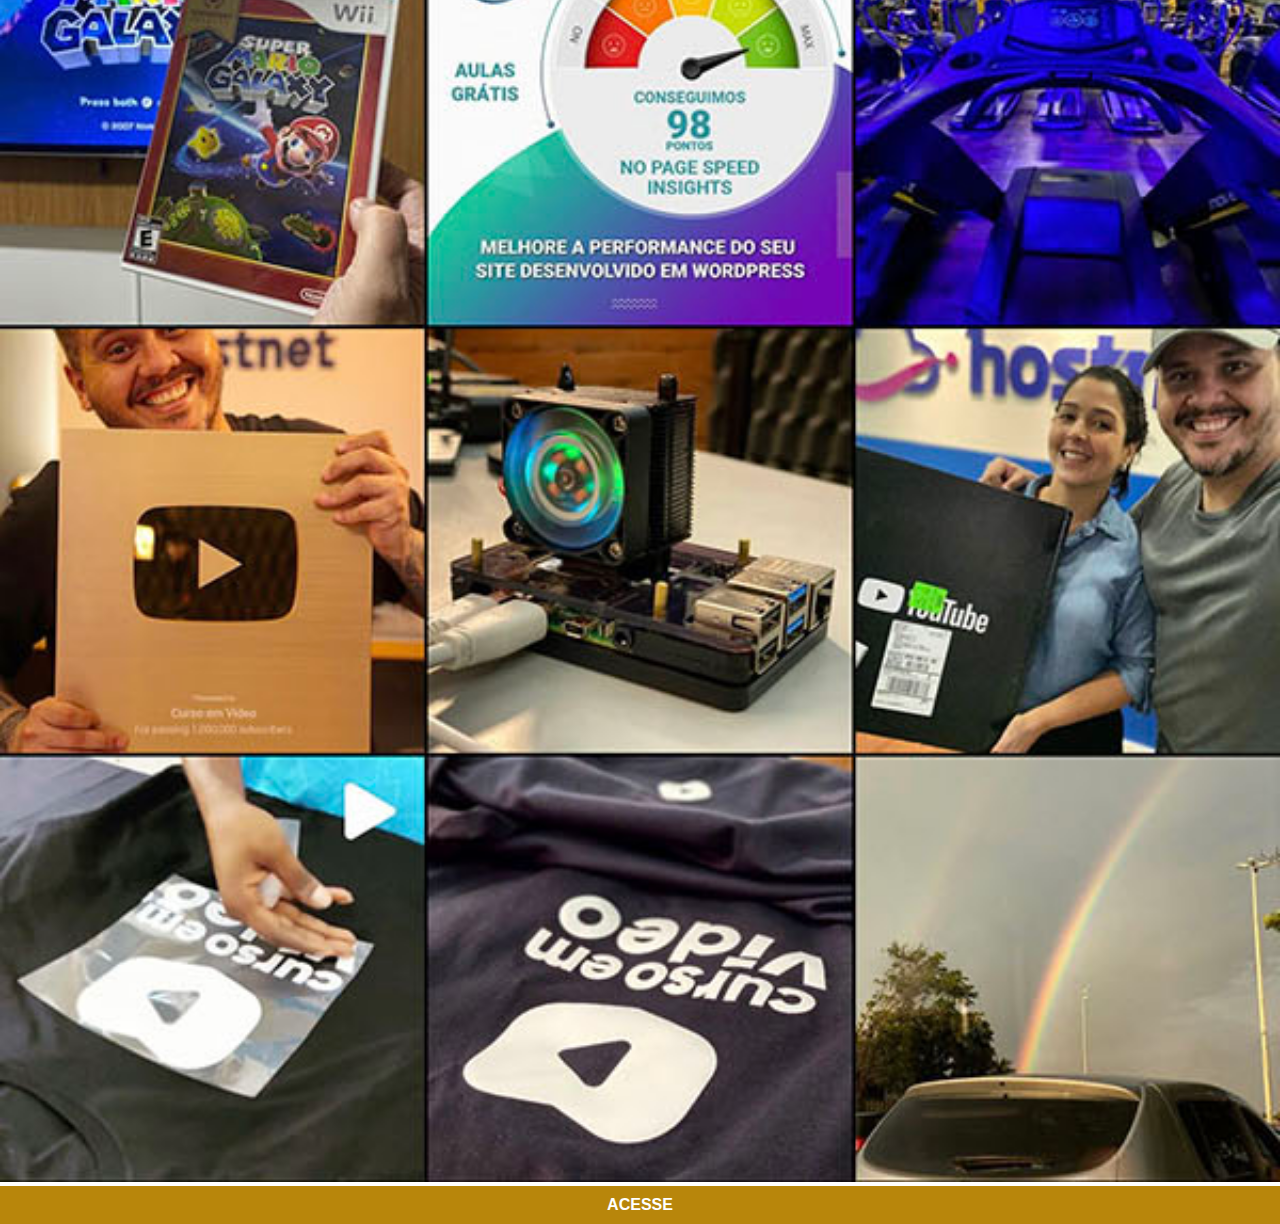
<file: instagram.html>
<!DOCTYPE html>
<html lang="pt-br">
<head>
    <meta charset="UTF-8">
    <meta name="viewport" content="width=device-width, initial-scale=1.0">
    <title>Instagram</title>
    <link rel="stylesheet" href="estilo/social.css">
</head>
<body>
    <img src="imagens/tela-instagram.jpg" alt="Instagram">
    <a href="#" target="_blank">ACESSE</a>
</body>
</html>
</file>
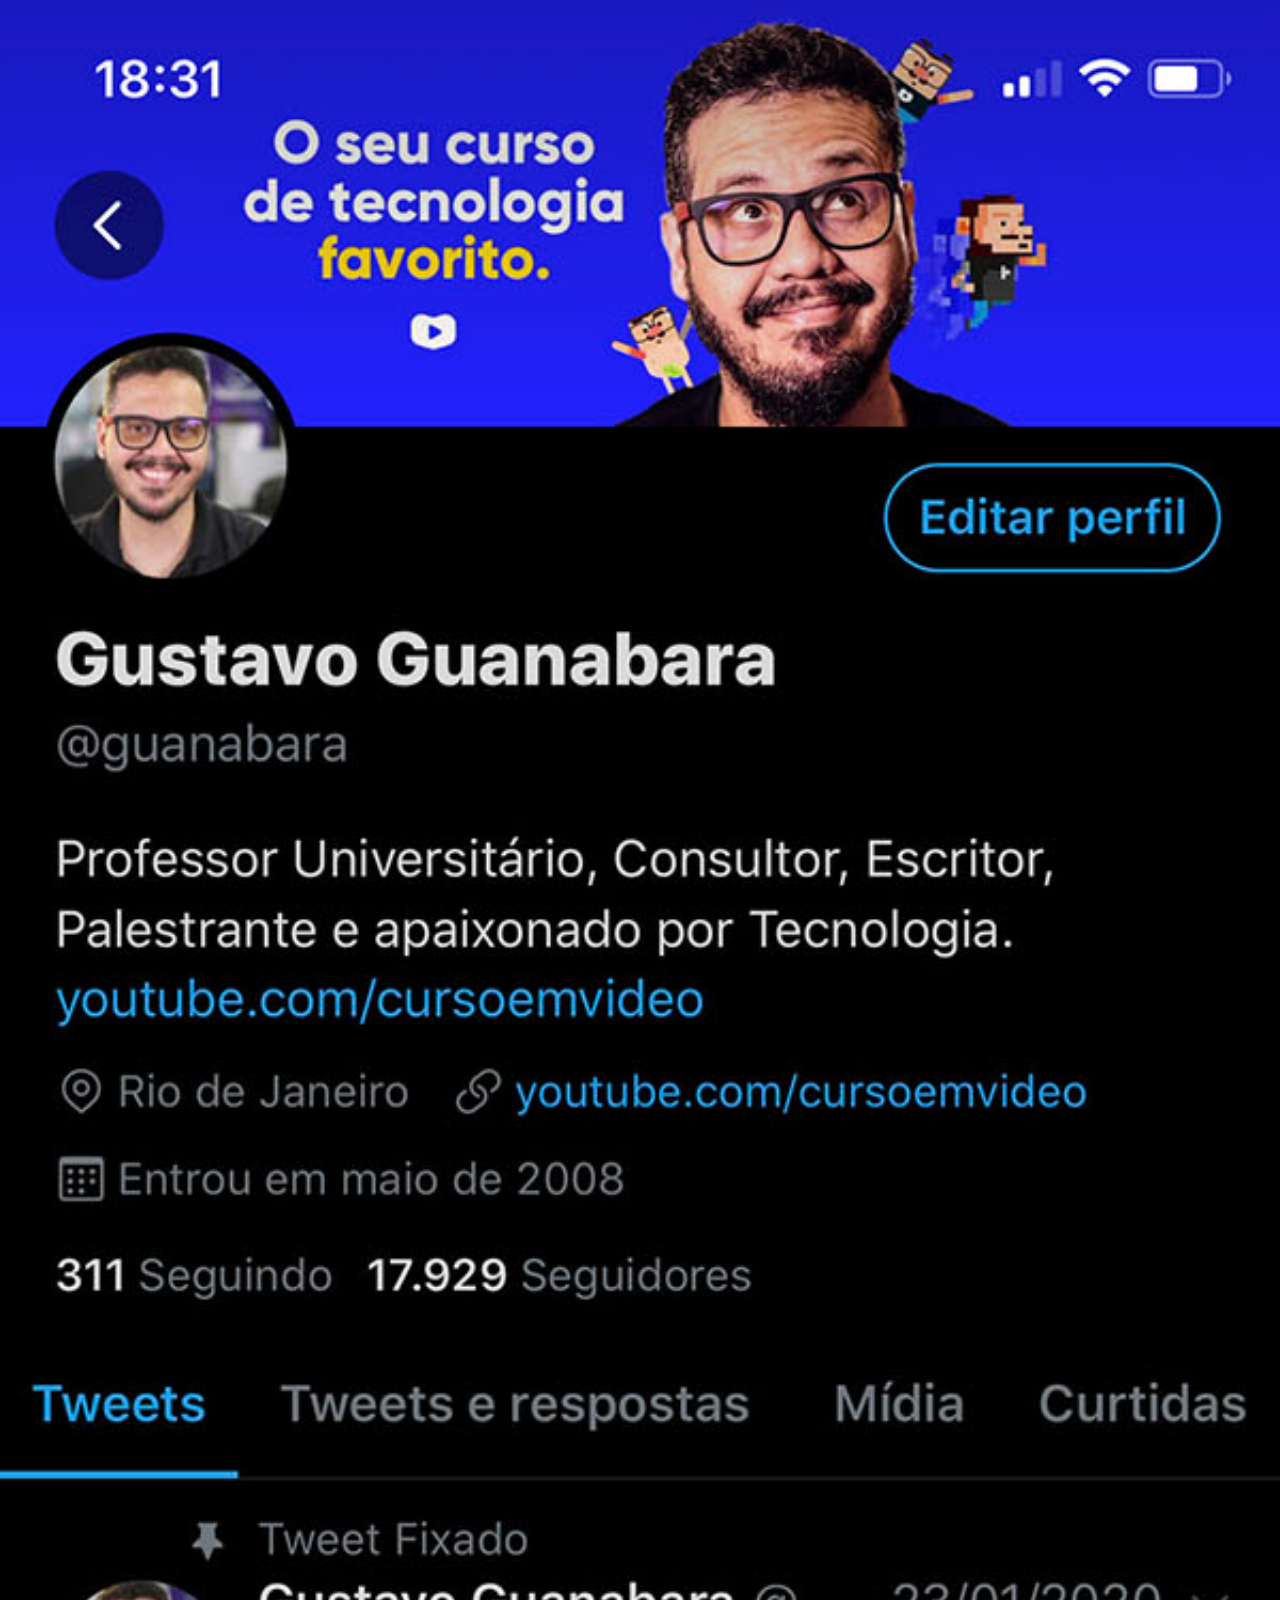
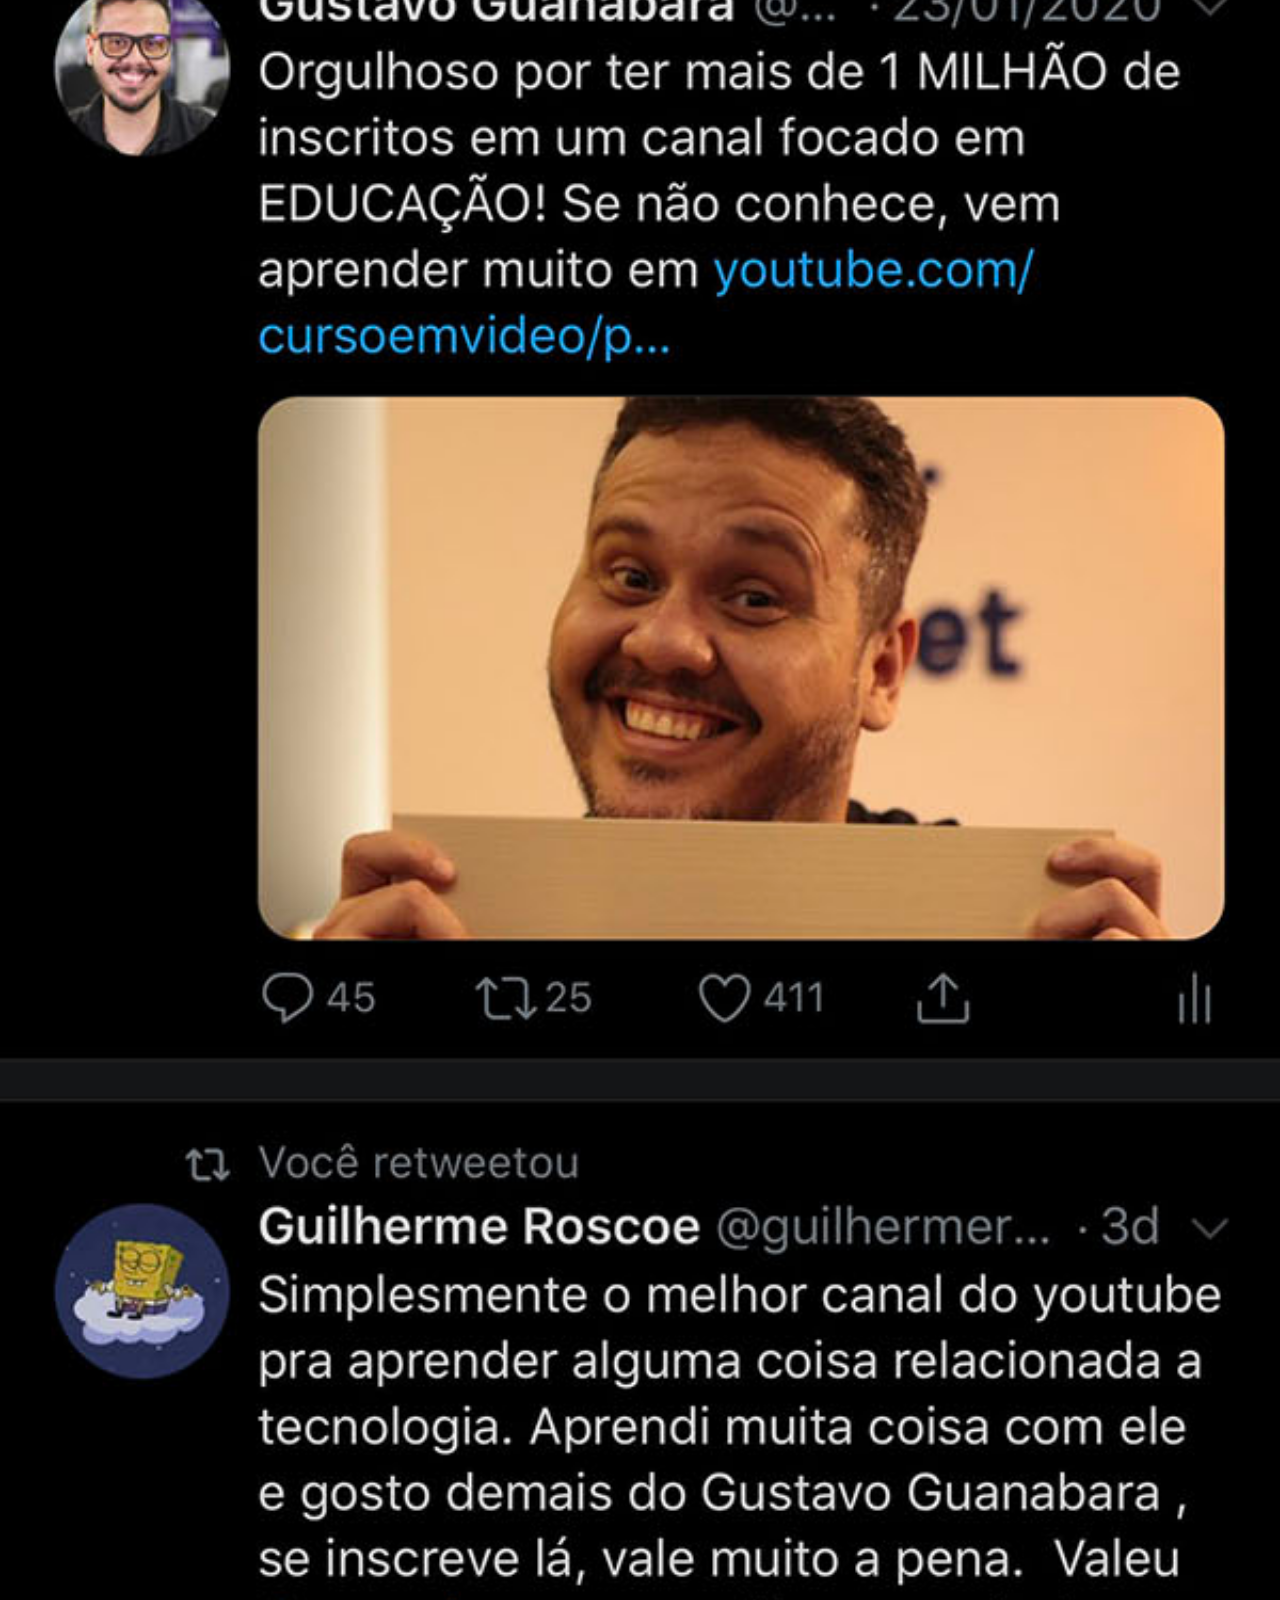
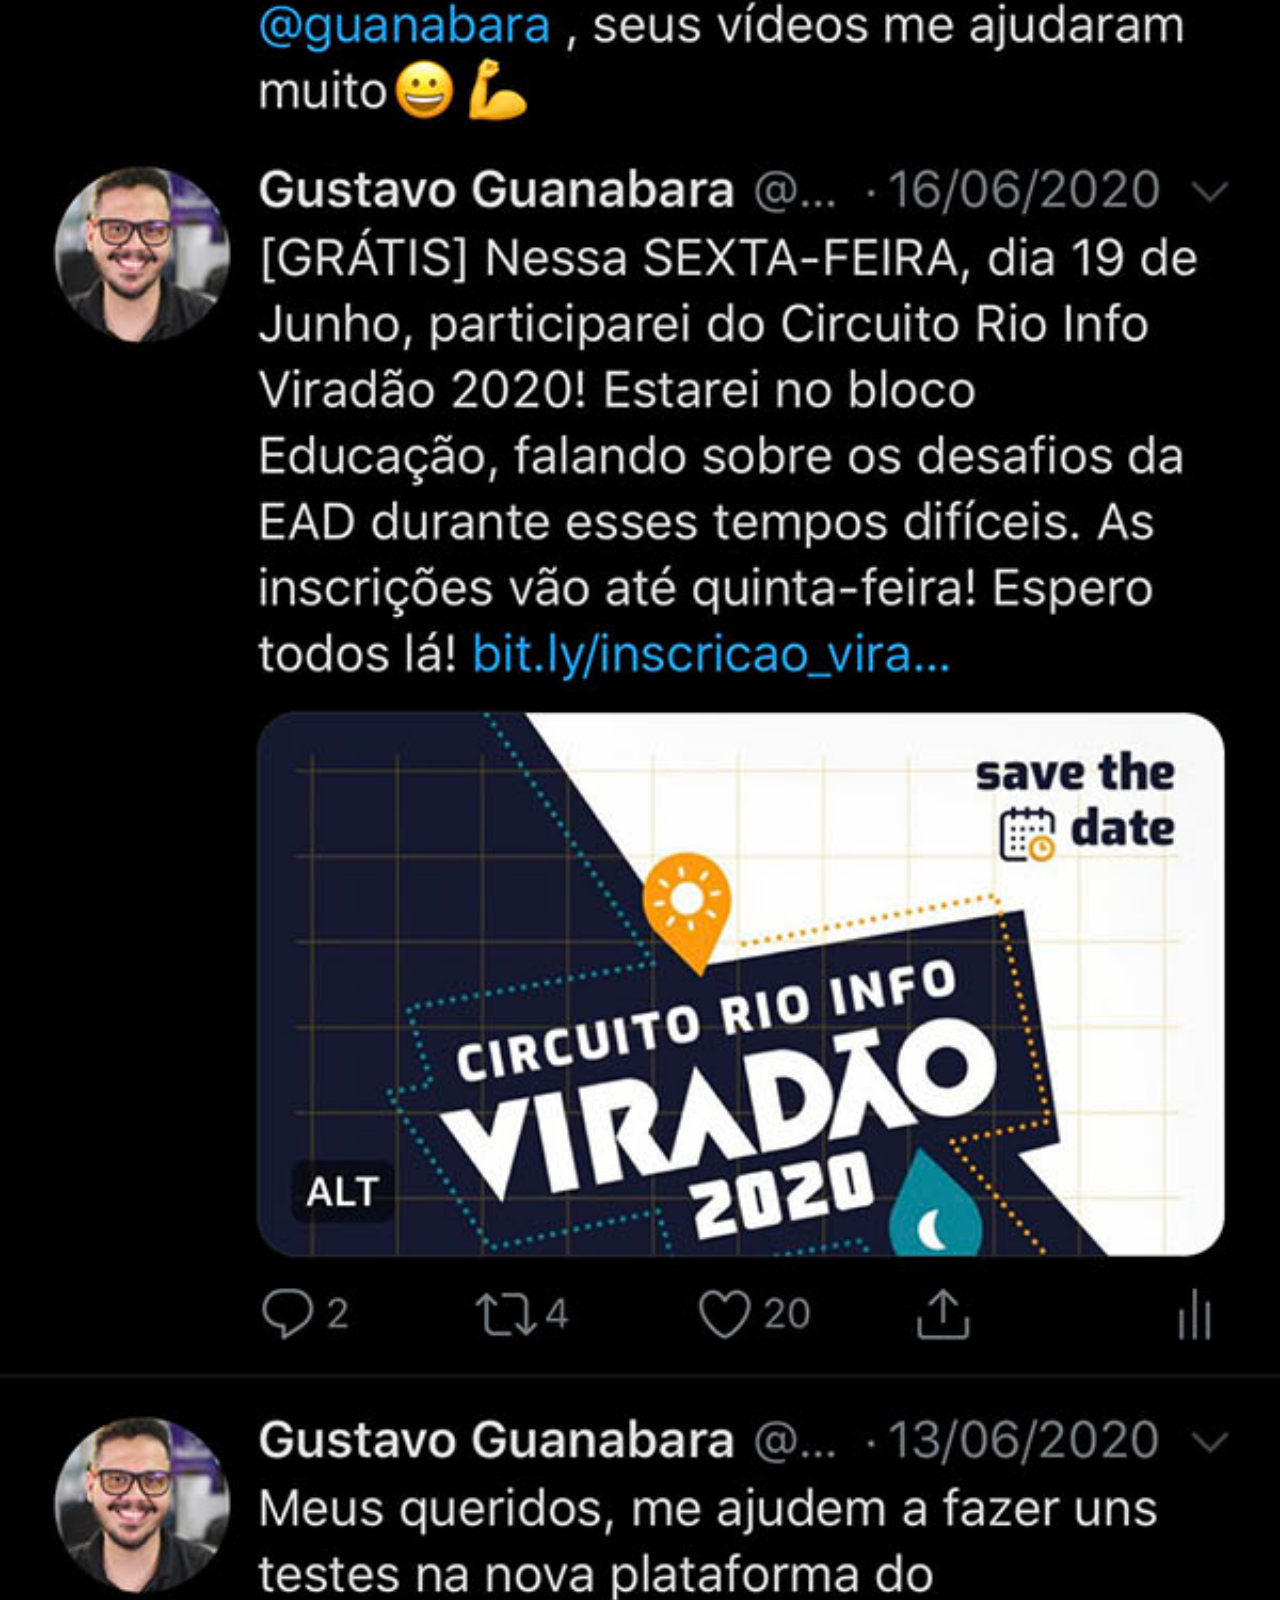
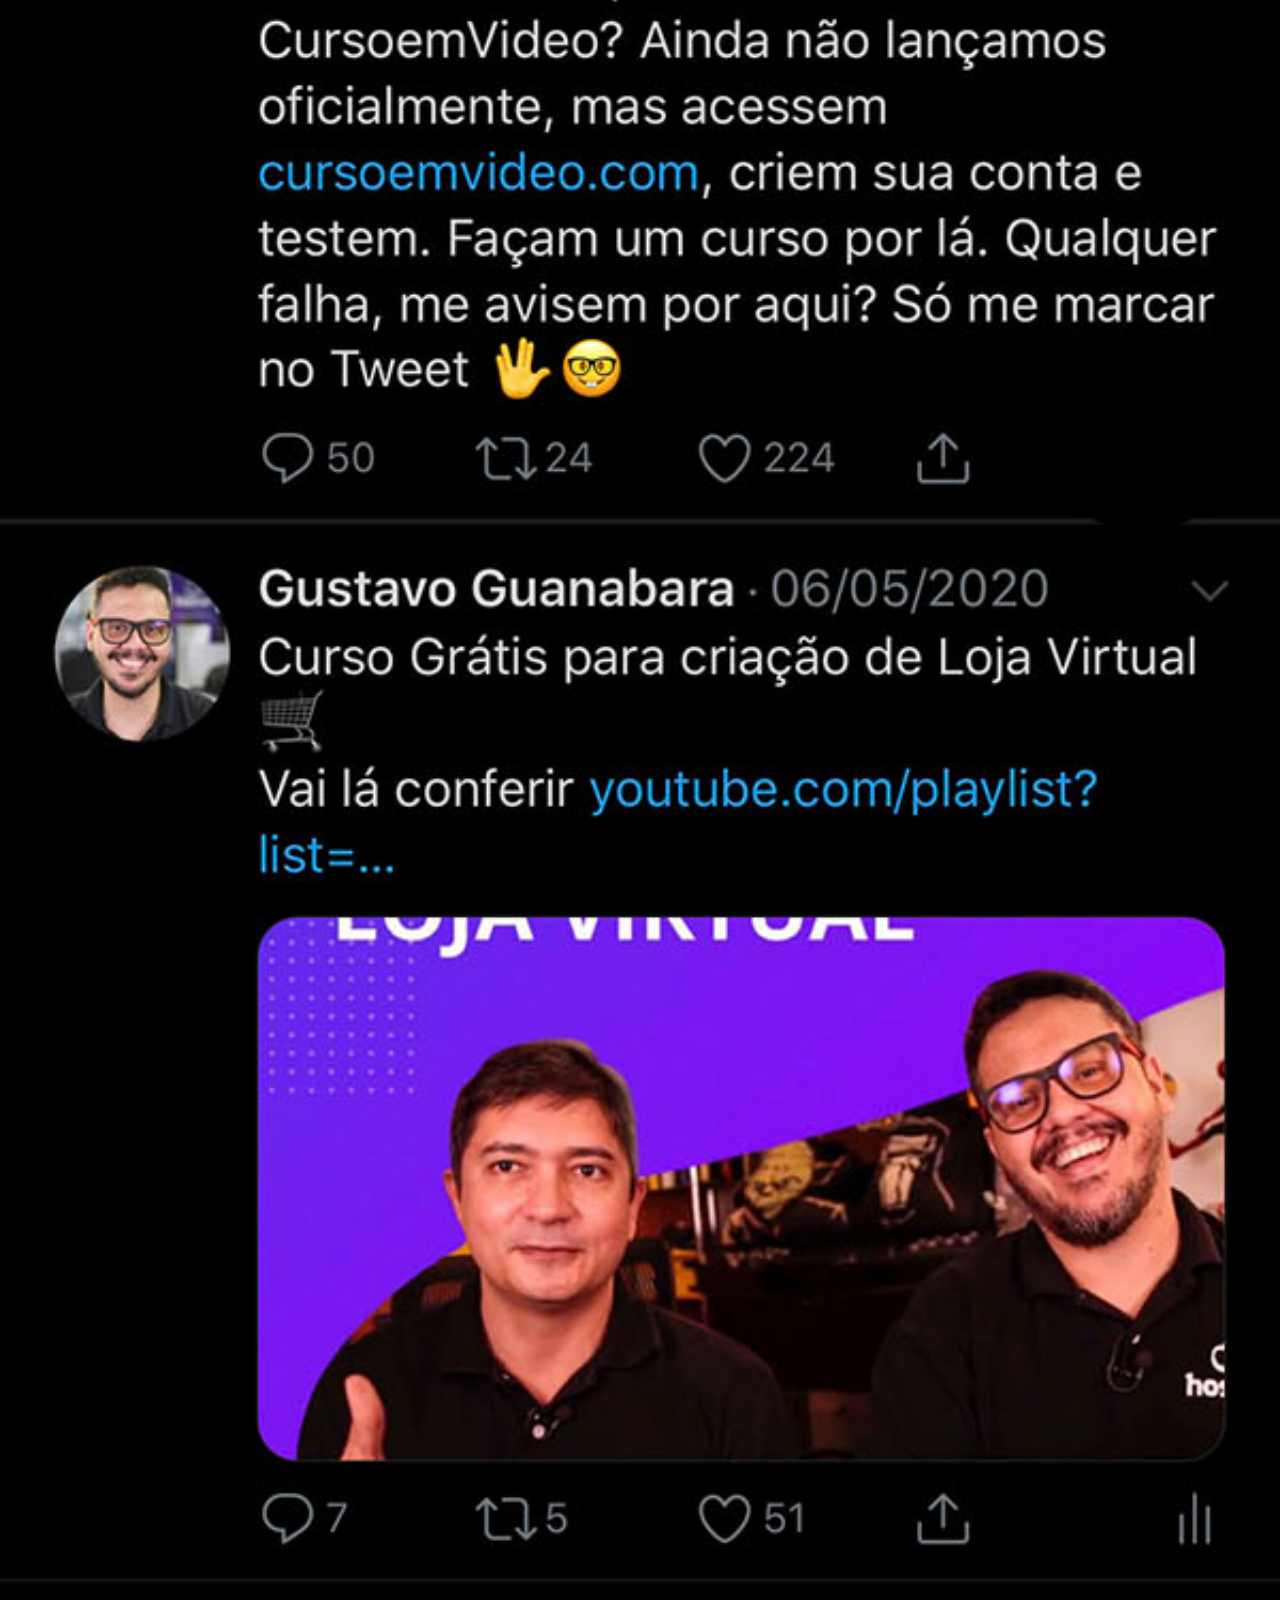
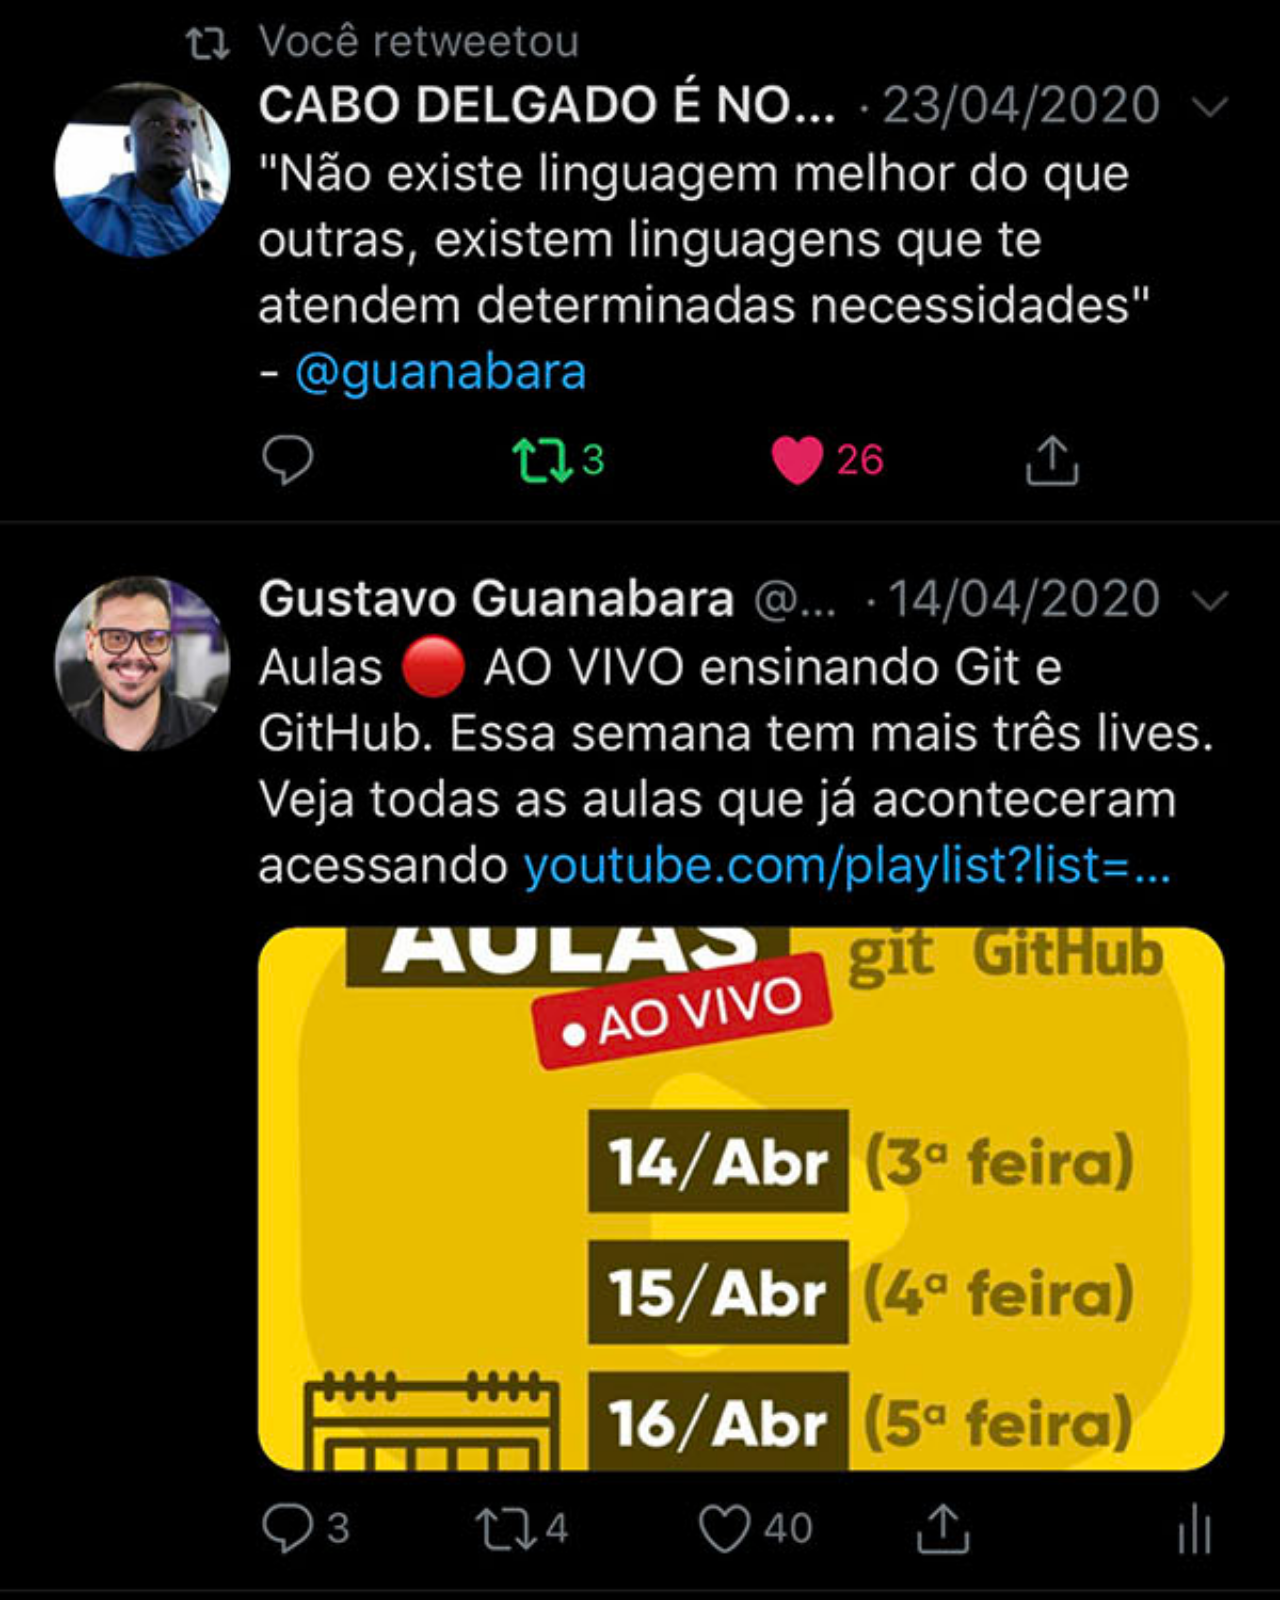
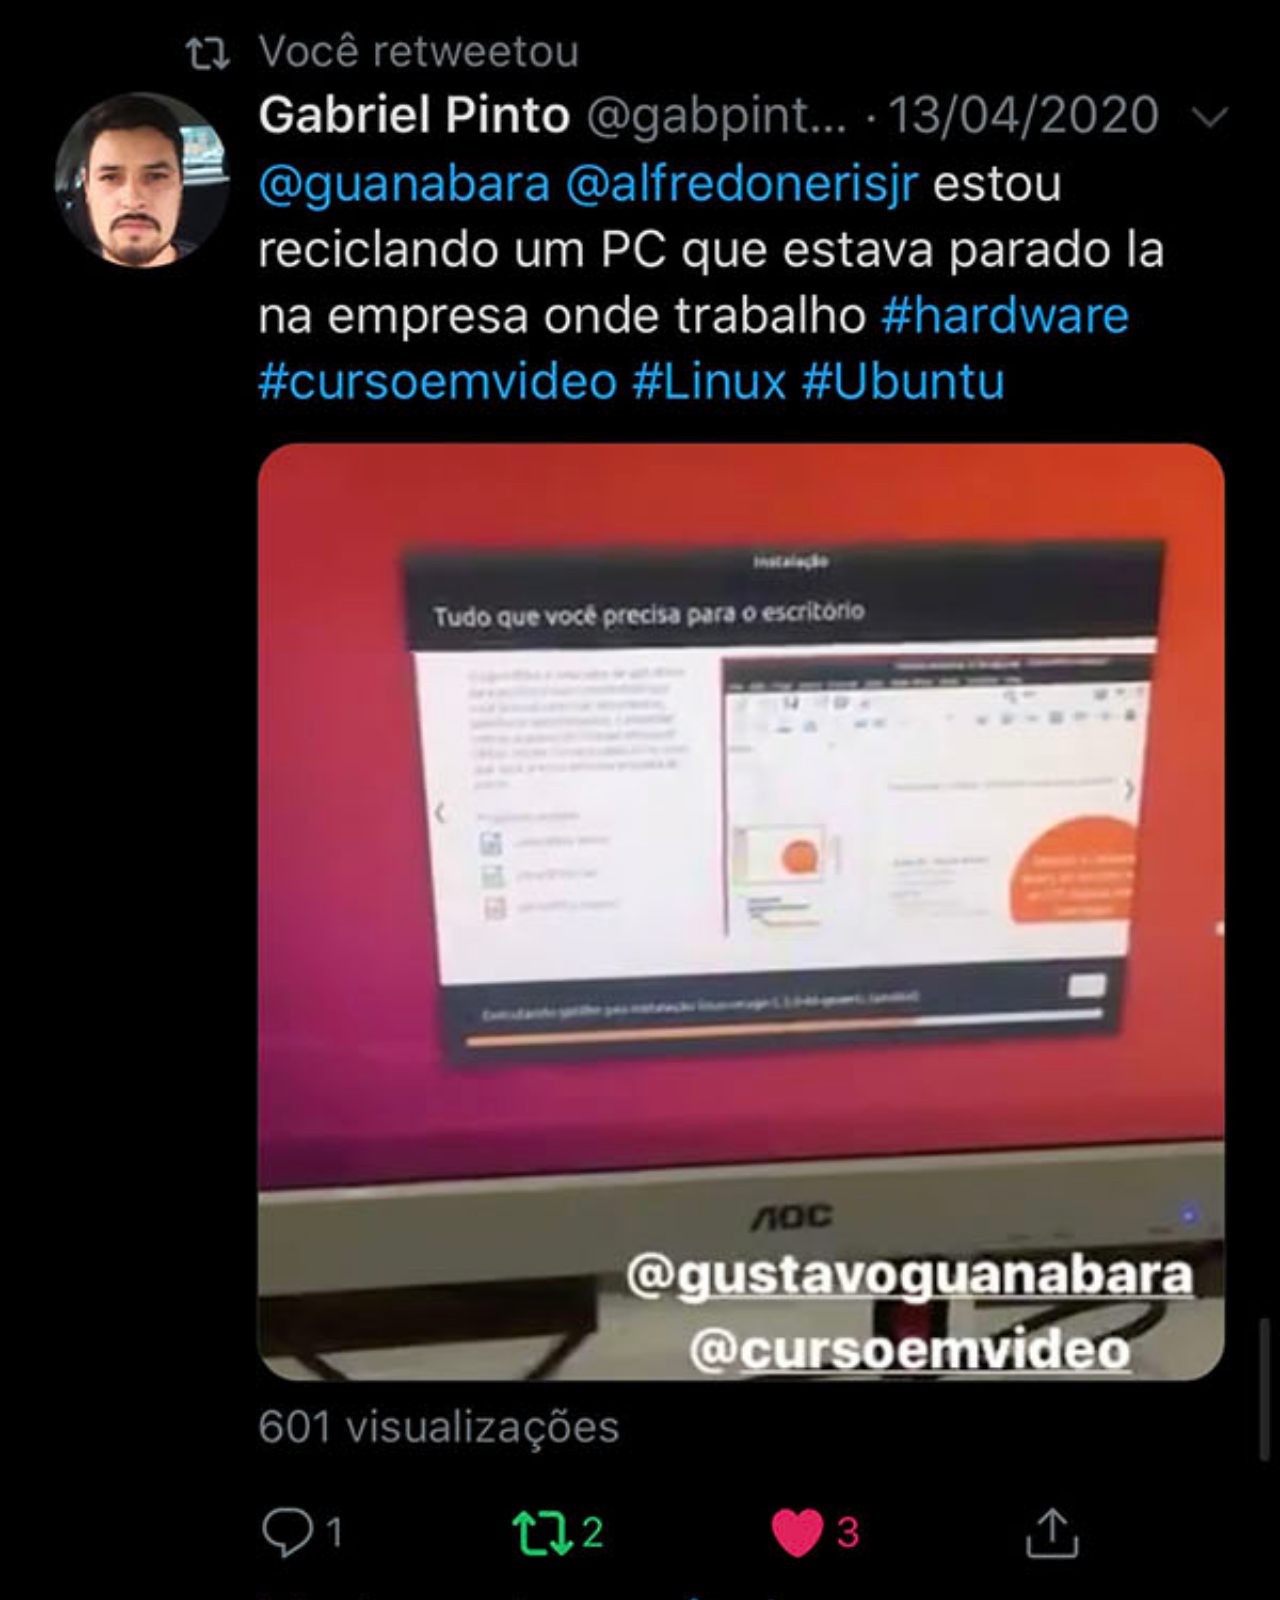
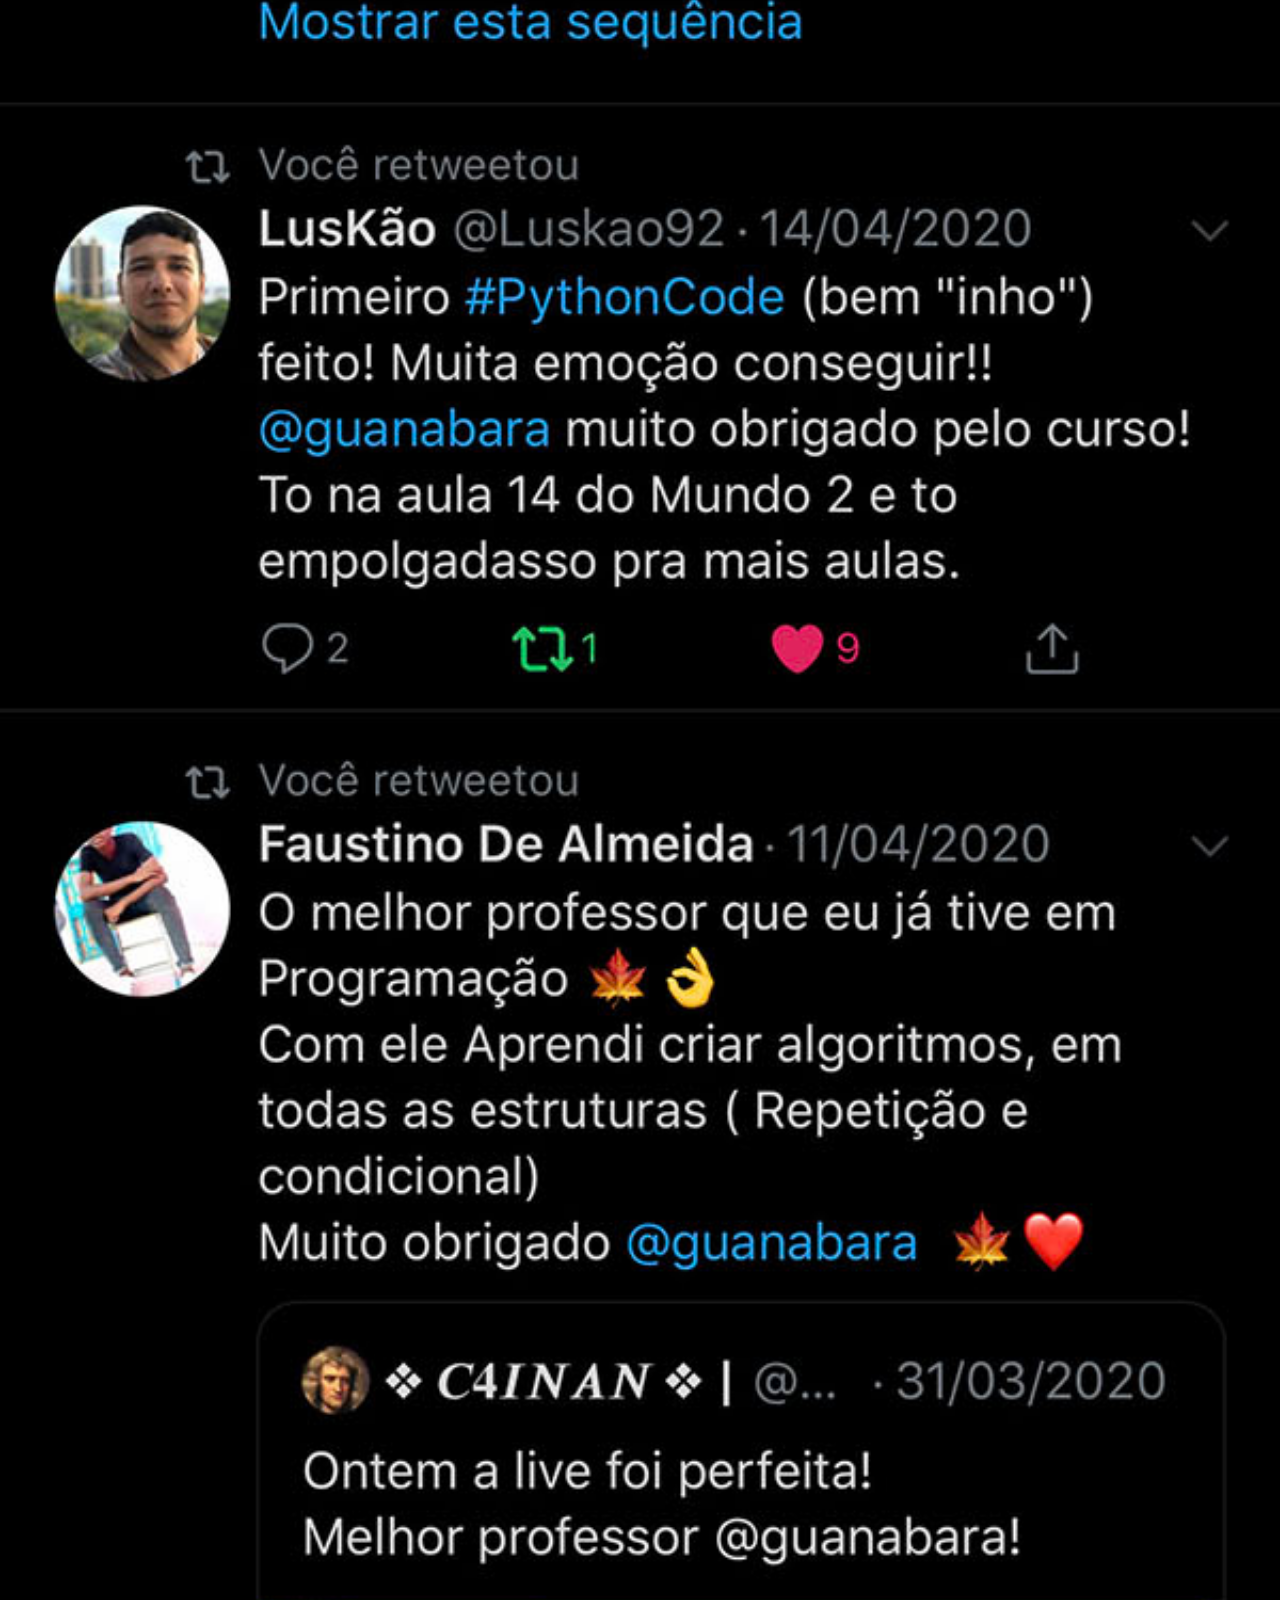
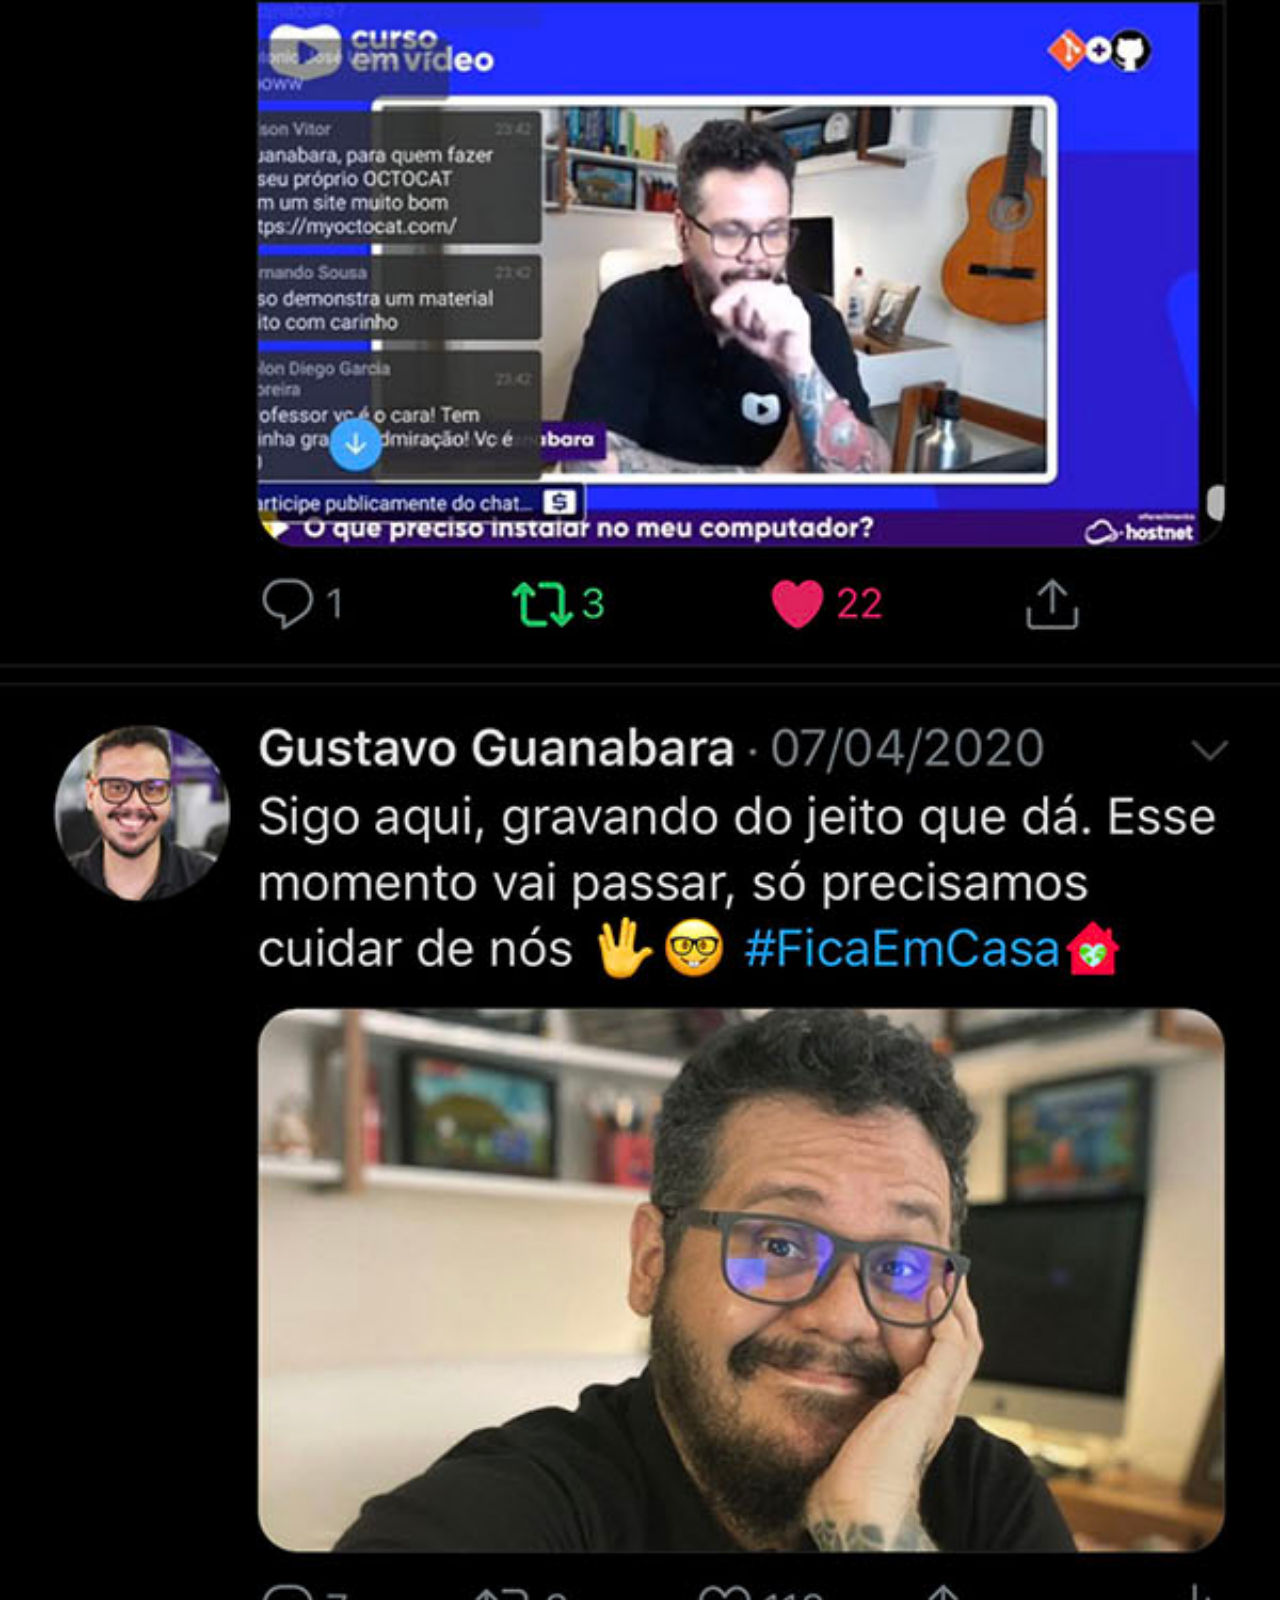
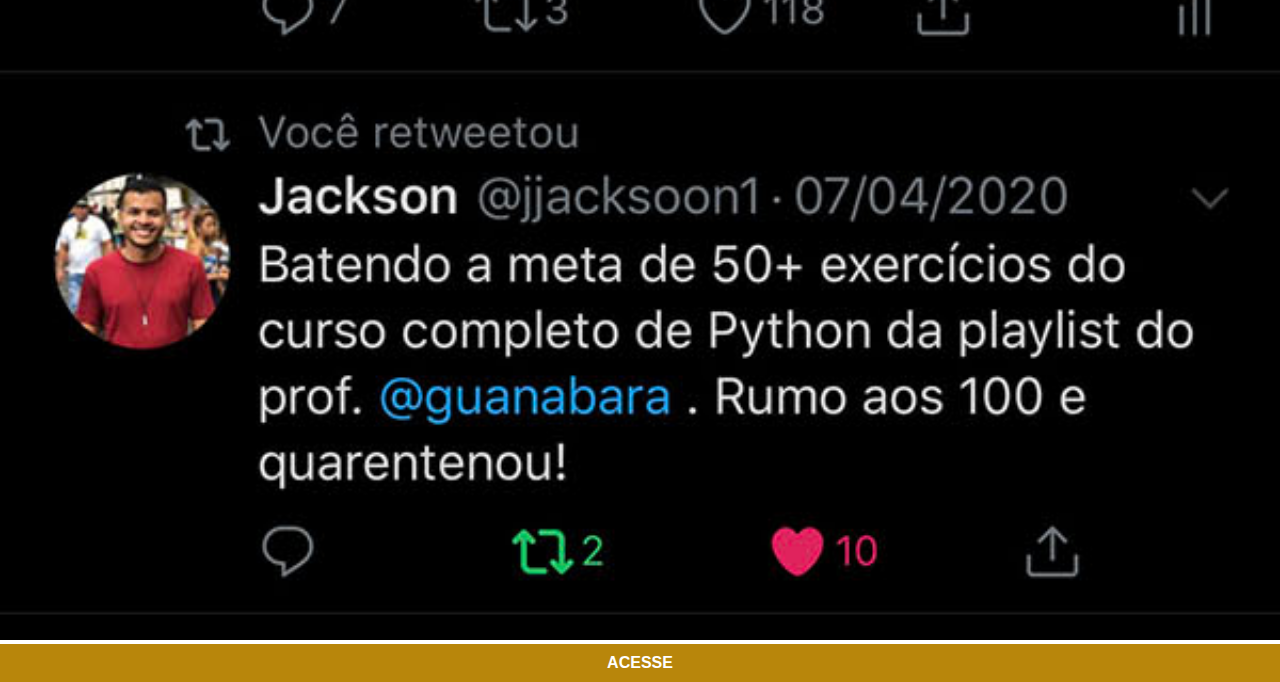
<file: twitter.html>
<!DOCTYPE html>
<html lang="pt-br">
<head>
    <meta charset="UTF-8">
    <meta name="viewport" content="width=device-width, initial-scale=1.0">
    <title>Twitter</title>
    <link rel="stylesheet" href="estilo/social.css">
</head>
<body>
    <img src="imagens/tela-twitter.jpg" alt="Twitter ou X">
    <a href="#" target="_blank">ACESSE</a>
</body>
</html>
</file>
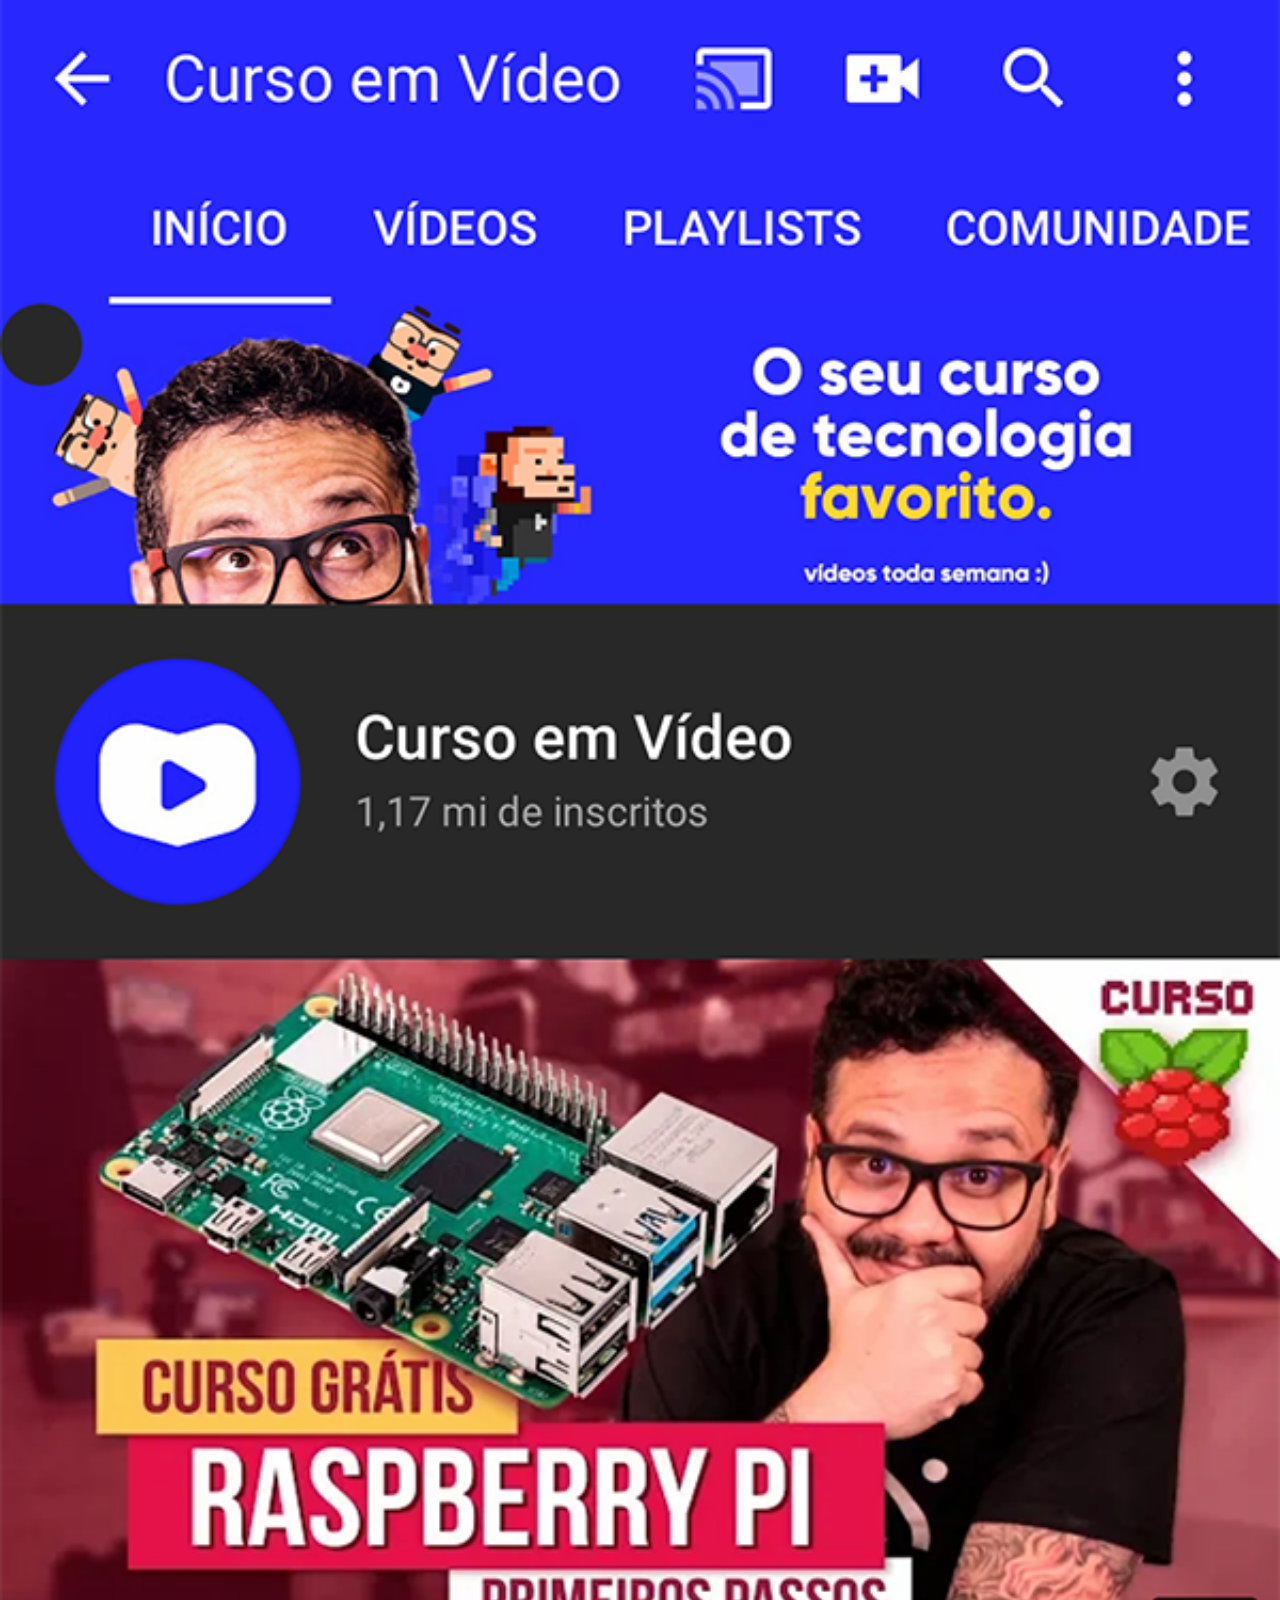
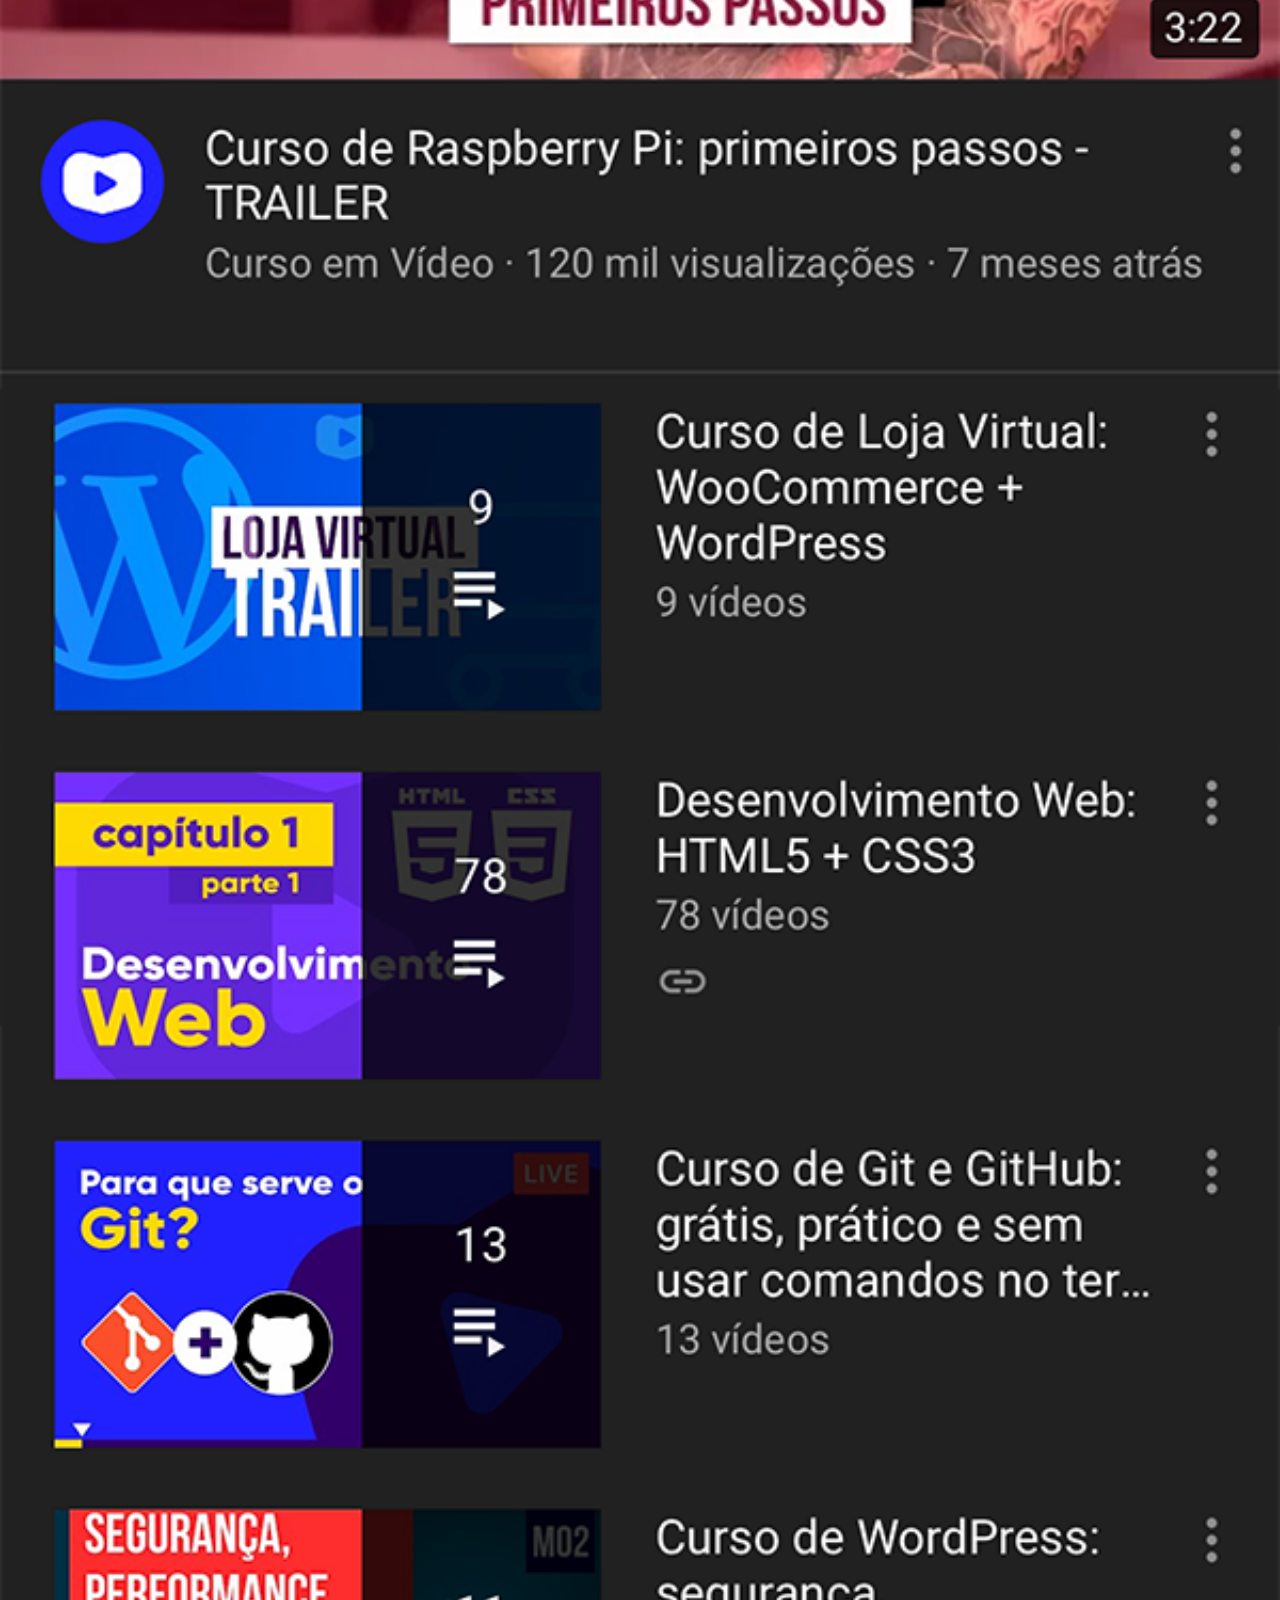
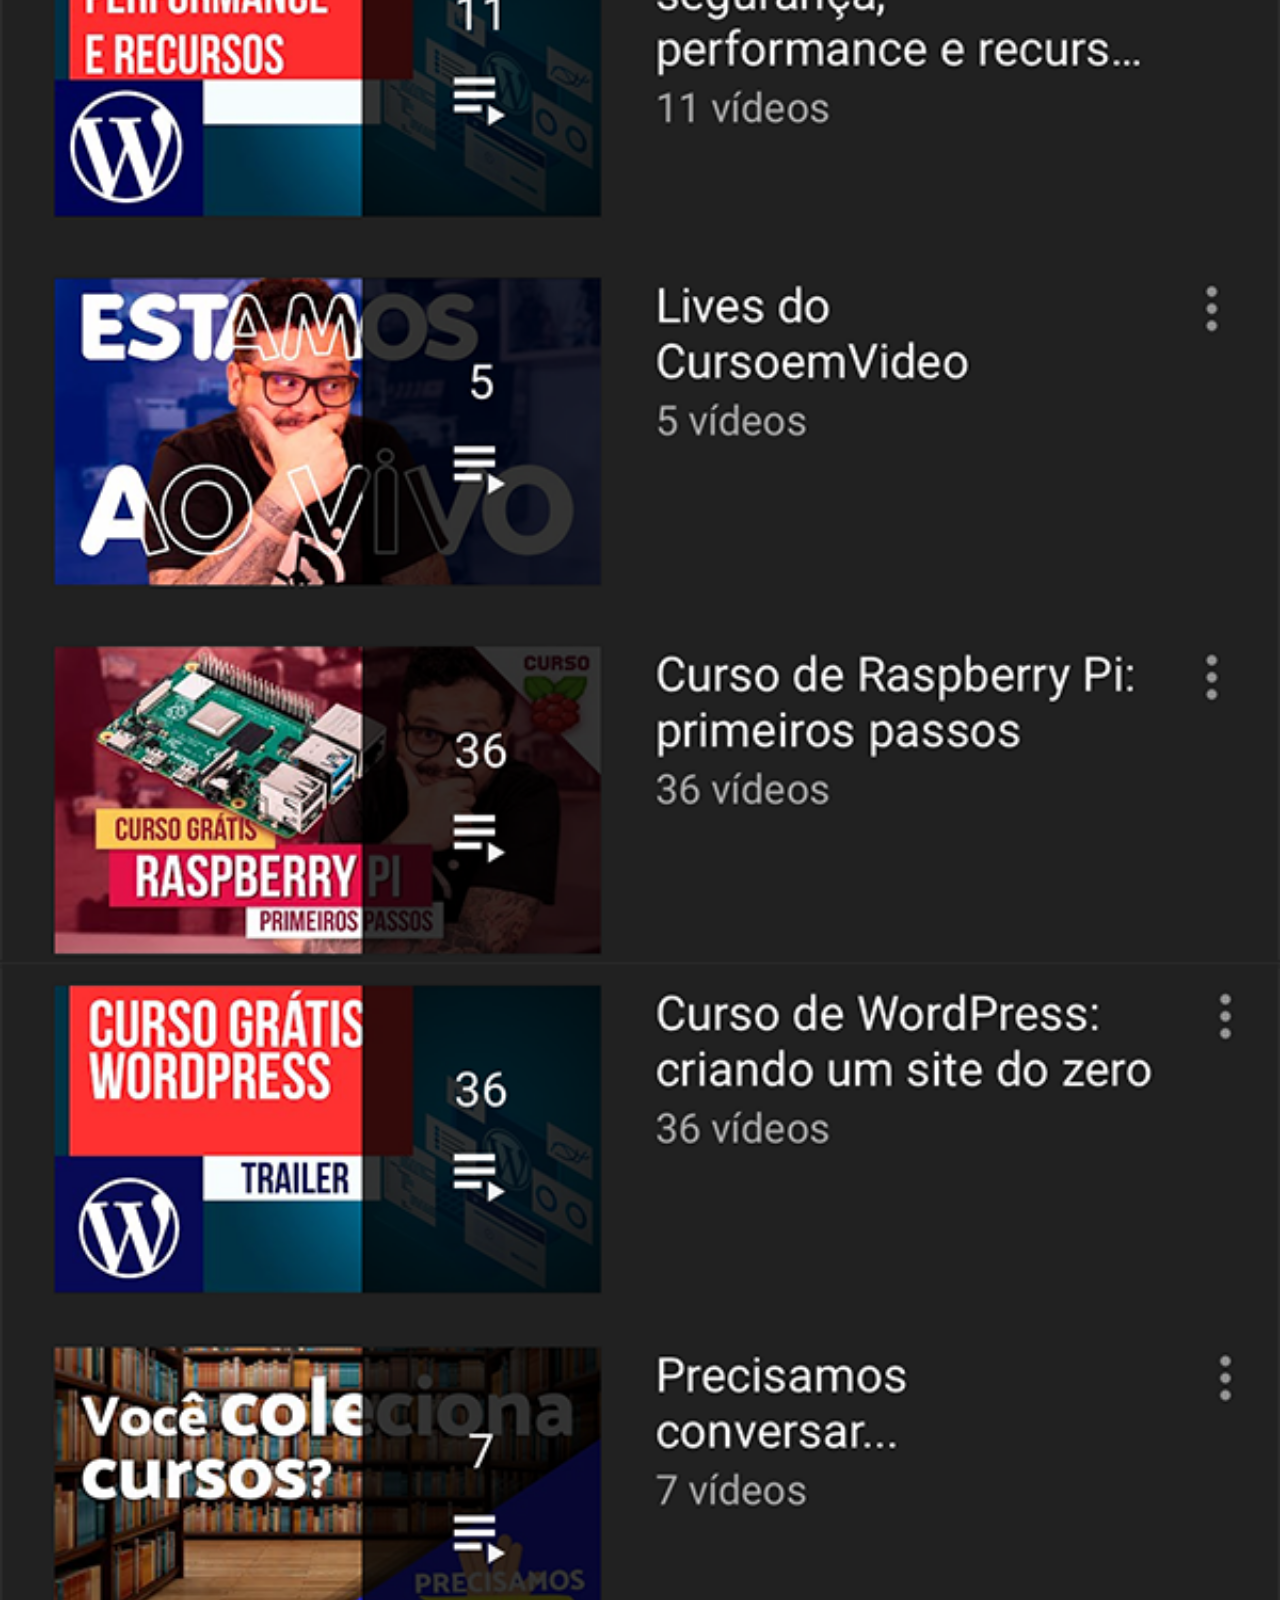
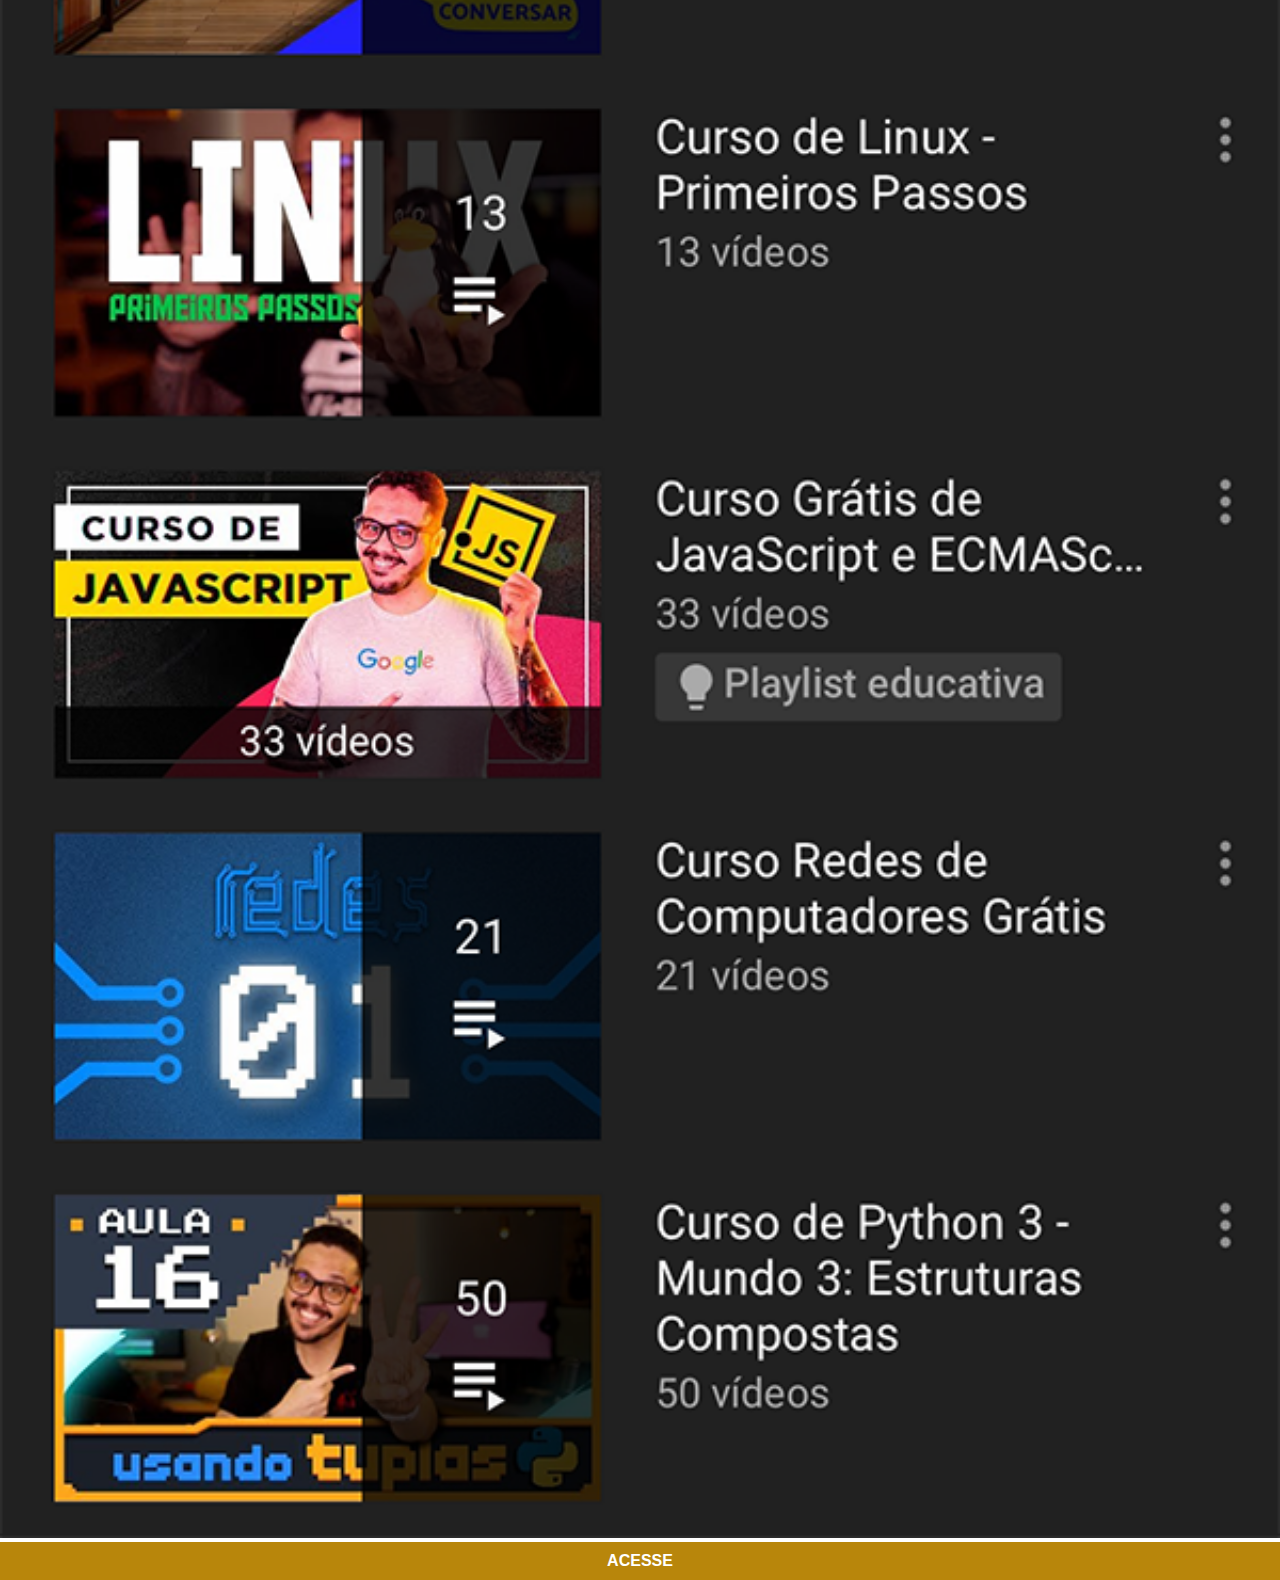
<file: youtube.html>
<!DOCTYPE html>
<html lang="pt-br">
<head>
    <meta charset="UTF-8">
    <meta name="viewport" content="width=device-width, initial-scale=1.0">
    <title>Youtube</title>
    <link rel="stylesheet" href="estilo/social.css">
</head>
<body>
    <img src="imagens/tela-youtube.png" alt="Youtube">
    <a href="https://www.youtube.com/c/CursoemV%C3%ADdeo/playlists" target="_blank">ACESSE</a>
</body>
</html>
</file>
<file: estilo/style.css>
@charset "UTF-8";

* {
    margin: 0px;
    padding: 0px;
    font-family: Arial, Helvetica, sans-serif;
}

html, body {
    height: 100vh;
    width: 100vw;
}

body {
    background-image: url("../imagens/fundo-madeira.jpg");
    background-repeat: no-repeat;
    background-size: cover;
    background-position: top center;
    background-attachment: fixed;
}

main {
    position: relative;
    height: 100vh;
}

section#telefone {
    background-image: url("../imagens/frame-iphone.png");
    height: 627px;
    width: 311px;

    position:absolute;
    top: 50%;
    left: 50%;

    transform: translate(-50%, -50%);
    background-repeat: no-repeat;
}

iframe#tela {
    position: relative;
    top: 80px;
    left: 22px;
    height: 471px;
    width: 267px;
}

section#redes-sociais {
    text-align: right;
}

section#redes-sociais img {
    border-radius: 50%;
    margin: 10px;
    width: 50px;
    box-sizing: border-box;
}

section#redes-sociais img:hover {
    transition-duration: .5s, border .3s;
    border: 2px solid white;
    transform: translate(-3px, -3px);
}
</file>
<file: estilo/social.css>
@charset "UTF-8";

* {
    margin: 0px;
    padding: 0px;
    font-family: Arial, Helvetica, sans-serif;
}

::-webkit-scrollbar {
    width: 0px;
    height: 0px;
}

img {
    width: 100vw;
}

a {
    display: block;
    background-color: darkgoldenrod;
    font-weight: bolder;
    color: white;
    padding: 10px;
    text-decoration: none;
    text-align: center;
}

a:hover {
    background-color: rebeccapurple;
}
</file>
